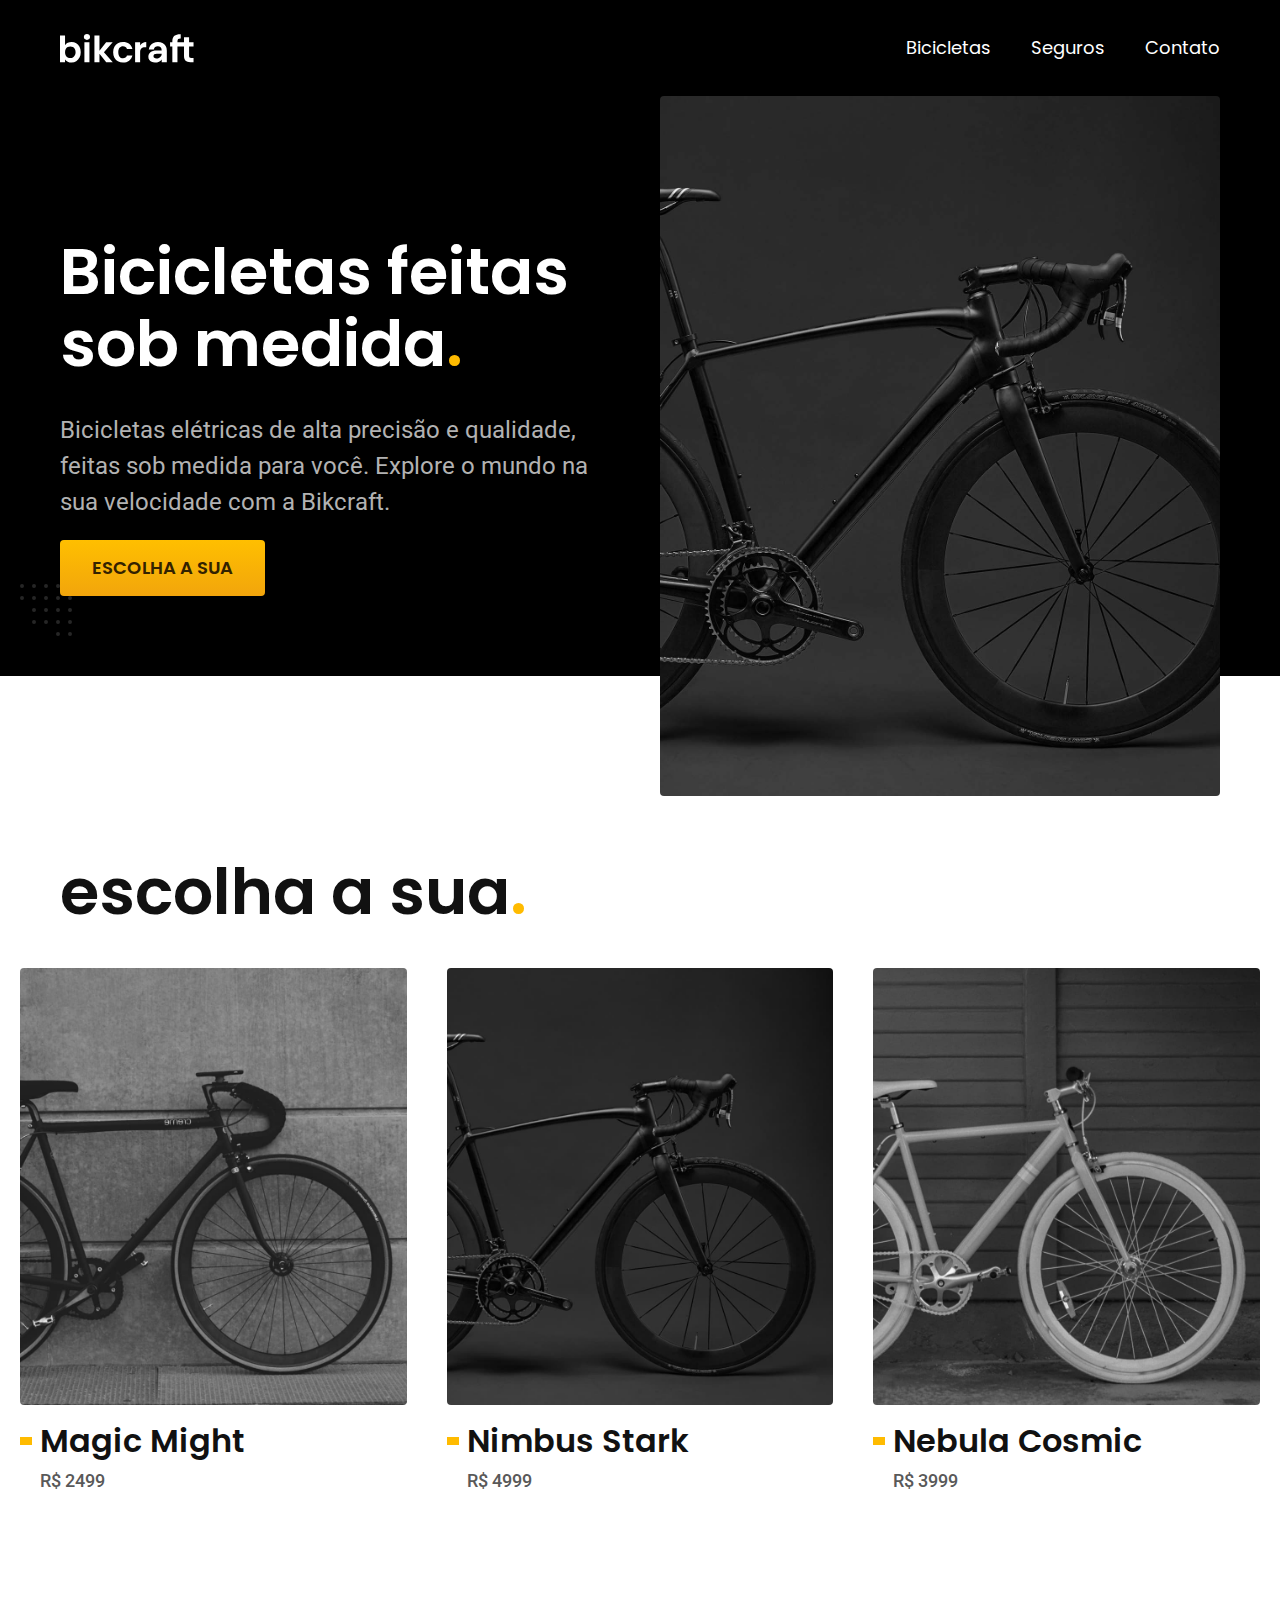
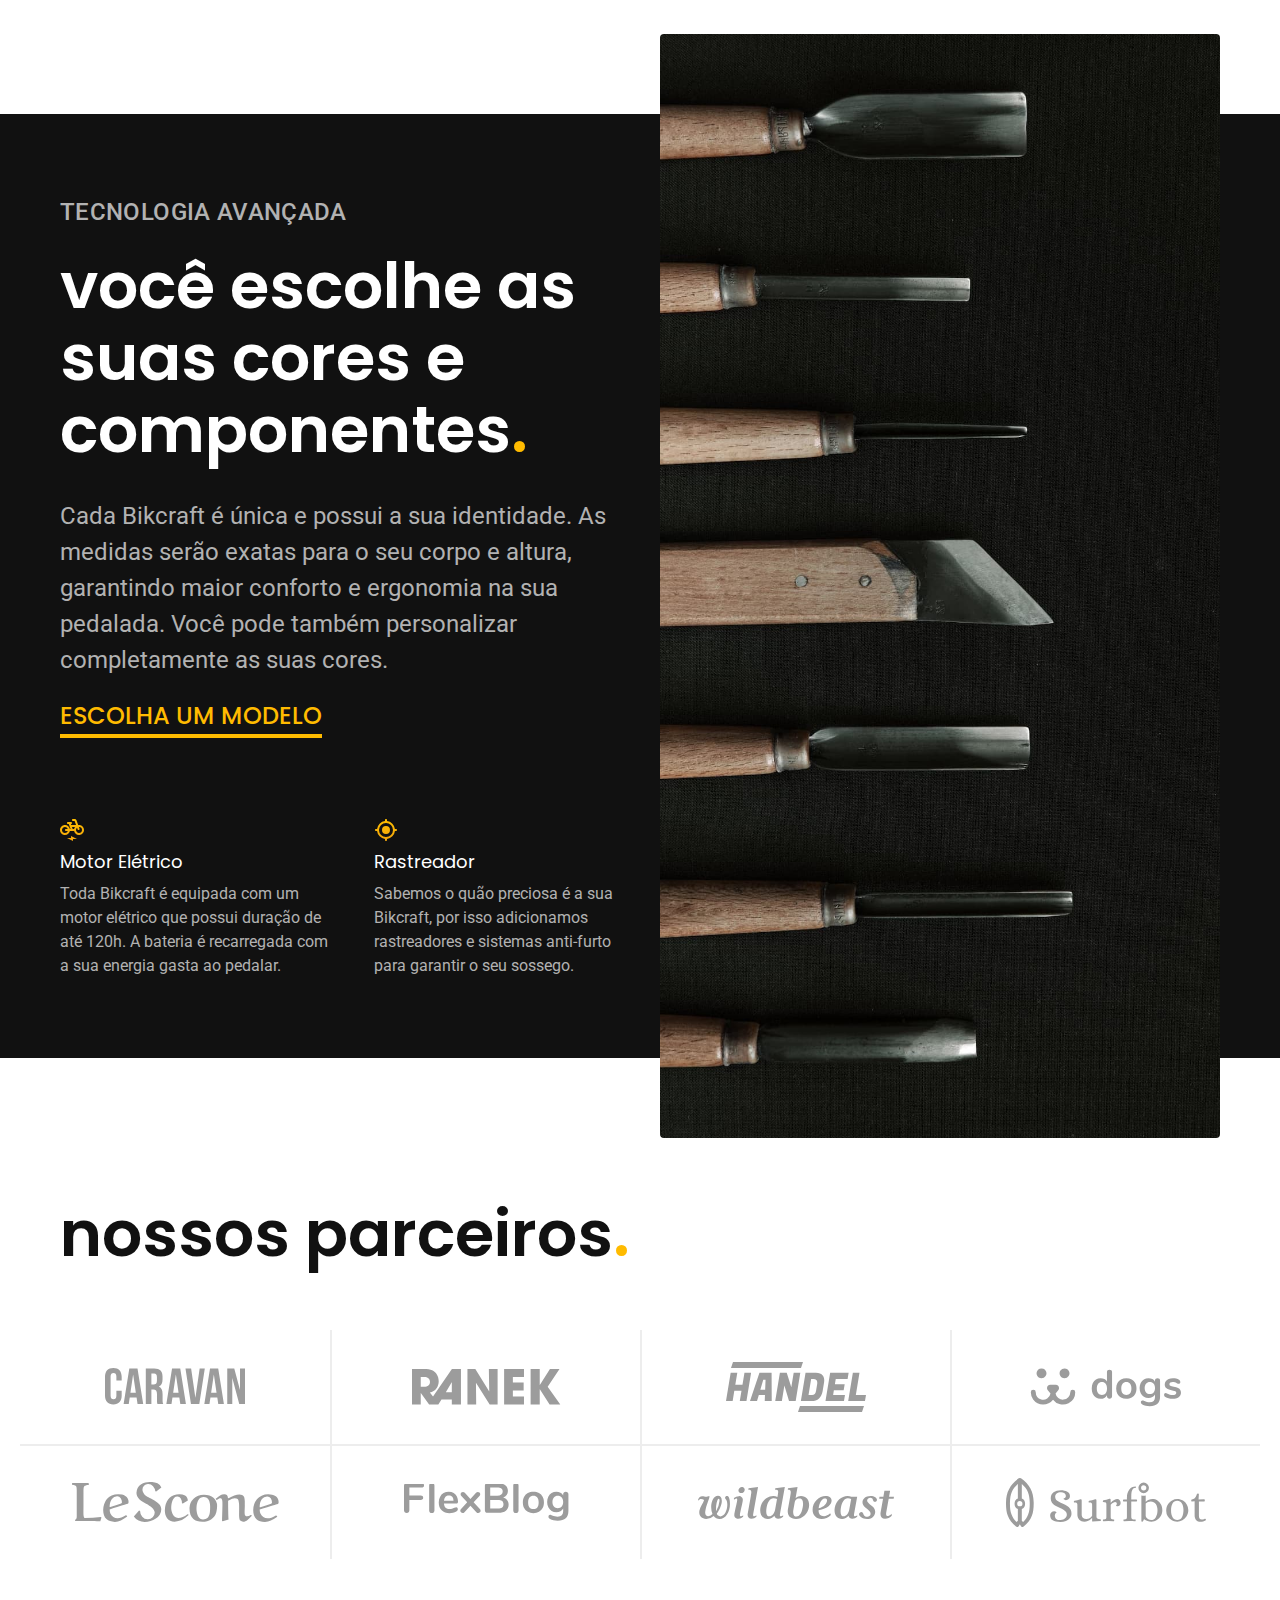
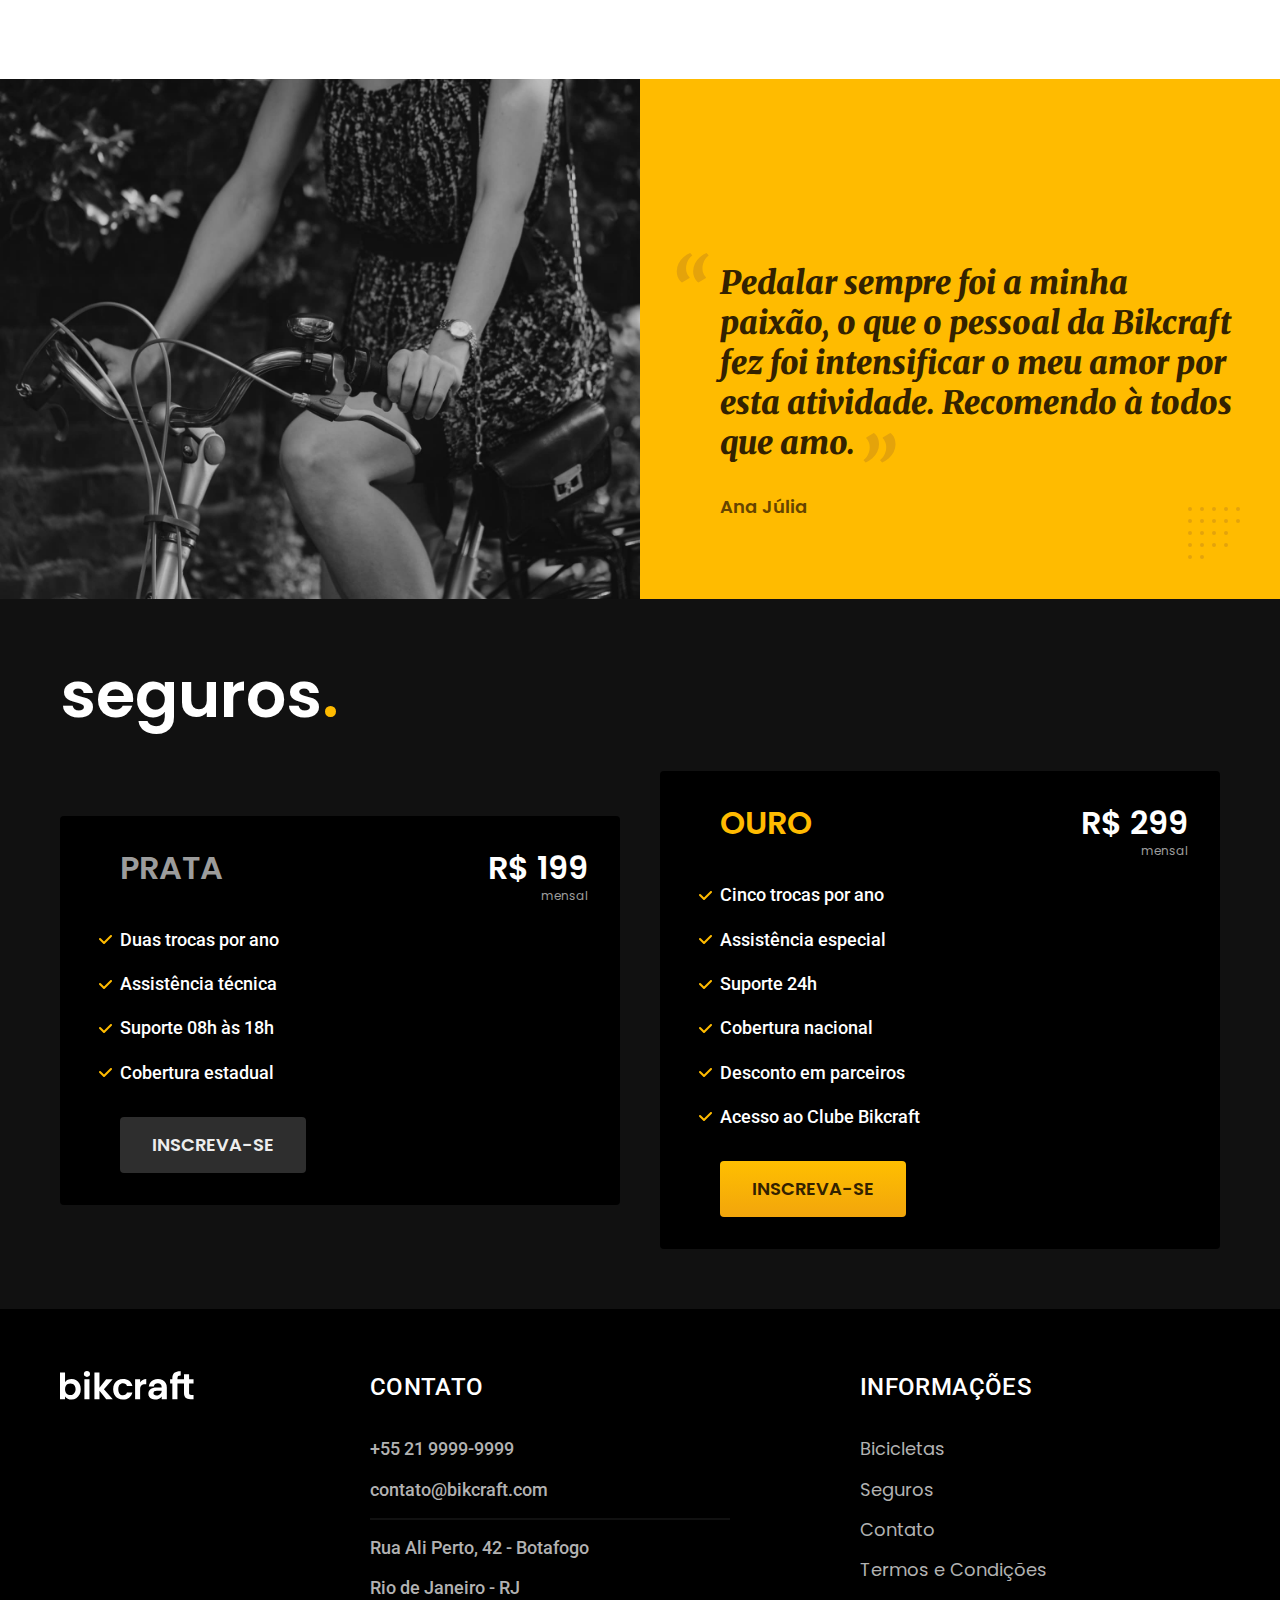
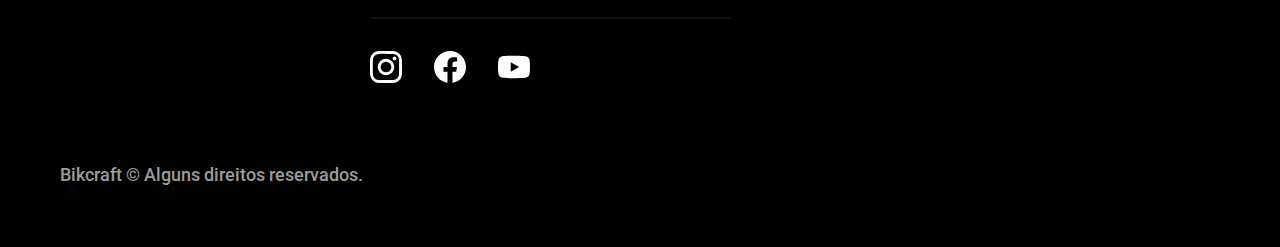
<file: index.html>
<!DOCTYPE html>
<html lang="pt-br">

<head>
  <meta charset="UTF-8">
  <meta name="viewport" content="width=device-width, initial-scale=1.0">

  <title>Bikcraft - Bicicletas Elétricas</title>
  <meta name="description" content="Bicicletas elétricas de alta precisão e qualidade, feitas sob medida para o cliente. Explore o mundo na sua velocidade com a Bikcraft.">

  <link rel="preload" href="css/style.min.css" as="style">
  <link rel="stylesheet" href="css/style.min.css">
  <link rel="shortcut icon" href="img/icones/eletrica.svg" type="image/svg+xml" sizes="32x32">

  <script>document.documentElement.classList.add('js')</script>

  <link rel="preconnect" href="https://fonts.googleapis.com">
  <link rel="preconnect" href="https://fonts.gstatic.com" crossorigin>
  <link href="https://fonts.googleapis.com/css2?family=Merriweather:ital,wght@1,900&family=Poppins:wght@400;600&family=Roboto:wght@400;500&display=swap" rel="stylesheet">
</head>

<body>
  <header class="header-bg">
    <div class="header container">
      <a href="./">
        <img src="./img/bikcraft.svg" width="136" height="32" alt="Bikcraft">
      </a>

      <nav aria-label="primaria">
        <ul class="header-menu font-1-m cor-0">
          <li><a href="./bicicletas.html">Bicicletas</a></li>
          <li><a href="./seguros.html">Seguros</a></li>
          <li><a href="./contato.html">Contato</a></li>
        </ul>
      </nav>
    </div>
  </header>

  <main class="introducao-bg">
    <div class="introducao container">
      <div class="introducao-conteudo">
        <h1 class="font-1-xxl cor-0 fadeInDown" data-anime="200">Bicicletas feitas sob medida<span class="cor-p1">.</span></h1>
        <p class="font-2-l cor-5 fadeInDown" data-anime="400">Bicicletas elétricas de alta precisão e qualidade, feitas sob medida para você. Explore o mundo na sua velocidade com a Bikcraft.</p>
        <a class="botao fadeInDown" data-anime="600" href="./bicicletas.html">Escolha a sua</a>
      </div>
      <picture class="fadeInDown" data-anime="800">
        <source media="(max-width: 800px)" srcset="./img/bicicletas/nimbus.jpg">
        <img src="./img/fotos/introducao.jpg" width="1280" height="1600" alt="Bicicleta elétrica preta.">
      </picture>
    </div>
  </main>

  <article class="bicicletas-lista">
    <h2 class="container font-1-xxl">escolha a sua<span class="cor-p1">.</span></h2>

    <ul>
      <li>
        <a href="./bicicletas/magic.html">
          <img src="./img/bicicletas/magic-home.jpg" alt="Bicicleta preta" width="920" height="1040">
          <h3 class="font-1-xl">Magic Might</h3>
          <span class="font-2-m cor-8">R$ 2499</span>
        </a>
      </li>
      <li>
        <a href="./bicicletas/nimbus.html">
          <img src="./img/bicicletas/nimbus-home.jpg" alt="Bicicleta preta" width="920" height="1040">
          <h3 class="font-1-xl">Nimbus Stark</h3>
          <span class="font-2-m cor-8">R$ 4999</span>
        </a>
      </li>
      <li>
        <a href="./bicicletas/nebula.html">
          <img src="./img/bicicletas/nebula-home.jpg" alt="Bicicleta preta" width="920" height="1040">
          <h3 class="font-1-xl">Nebula Cosmic</h3>
          <span class="font-2-m cor-8">R$ 3999</span>
        </a>
      </li>
    </ul>
  </article>

  <article class="tecnologia-bg">
    <div class="tecnologia container">
      <div class="tecnologia-conteudo">
        <span class="font-2-l-b cor-5">Tecnologia Avançada</span>
        <h2 class="font-1-xxl cor-0">você escolhe as suas cores e componentes<span class="cor-p1">.</span></h2>
        <p class="font-2-l cor-5">Cada Bikcraft é única e possui a sua identidade. As medidas serão exatas para o seu corpo e altura, garantindo maior conforto e ergonomia na sua pedalada. Você pode também personalizar completamente as suas cores.</p>
        <a class="link" href="./bicicletas.html">Escolha um modelo</a>
        <div class="tecnologia-vantagens">
          <div>
            <img src="./img/icones/eletrica.svg" width="24" height="24" alt="">
            <h3 class="font-1-m cor-0">Motor Elétrico</h3>
            <p class="font-2-s cor-5">Toda Bikcraft é equipada com um motor elétrico que possui duração de até 120h. A bateria é recarregada com a sua energia gasta ao pedalar.</p>
          </div>
          <div>
            <img src="./img/icones/rastreador.svg" width="24" height="24" alt="">
            <h3 class="font-1-m cor-0">Rastreador</h3>
            <p class="font-2-s cor-5">Sabemos o quão preciosa é a sua Bikcraft, por isso adicionamos rastreadores e sistemas anti-furto para garantir o seu sossego.</p>
          </div>
        </div>
      </div>
      <div class="tecnologia-imagem">
        <img src="./img/fotos/tecnologia.jpg" width="1200" height="1920" alt="">
      </div>
    </div>
  </article>

  <section class="parceiros" aria-label="Nossos Parceiros">
    <h2 class="container font-1-xxl">nossos parceiros<span class="cor-p1">.</span></h2>

    <ul>
      <li><img src="./img/parceiros/caravan.svg" alt="Caravan" width="140" height="38"></li>
      <li><img src="./img/parceiros/ranek.svg" alt="Ranek" width="149" height="36"></li>
      <li><img src="./img/parceiros/handel.svg" alt="Handel" width="140" height="50"></li>
      <li><img src="./img/parceiros/dogs.svg" alt="Dogs" width="152" height="39"></li>
      <li><img src="./img/parceiros/lescone.svg" alt="LeScone" width="208" height="41"></li>
      <li><img src="./img/parceiros/flexblog.svg" alt="FlexBlog" width="165" height="38"></li>
      <li><img src="./img/parceiros/wildbeast.svg" alt="Wildbeast" width="196" height="34"></li>
      <li><img src="./img/parceiros/surfbot.svg" alt="Surfbot" width="200" height="49"></li>
    </ul>
  </section>

  <section class="depoimento" aria-label="Depoimento">
    <div>
      <img src="./img/fotos/depoimento.jpg" width="1560" height="1360" alt="Pessoa pedalando uma bicicleta Bikcraft">
    </div>
    <div class="depoimento-conteudo">
      <blockquote class="font-1-xl cor-p5">
        <p>Pedalar sempre foi a minha paixão, o que o pessoal da Bikcraft fez foi intensificar o meu amor por esta atividade. Recomendo à todos que amo.</p>
      </blockquote>
      <span class="font-1-m-b cor-p4">Ana Júlia</span>
    </div>
  </section>

  <article class="seguros-bg">
    <div class="seguros container">
      <h2 class="font-1-xxl cor-0">seguros<span class="cor-p1">.</span></h2>
      <div class="seguros-item">
        <h3 class="font-1-xl cor-6">PRATA</h3>
        <span class="font-1-xl cor-0">R$ 199 <span class="font-1-xs cor-6">mensal</span></span>
        <ul class="font-2-m cor-0">
          <li>Duas trocas por ano</li>
          <li>Assistência técnica</li>
          <li>Suporte 08h às 18h</li>
          <li>Cobertura estadual</li>
        </ul>
        <a class="botao secundario" href="./orcamento.html?tipo=seguro&produto=prata">Inscreva-se</a>
      </div>

      <div class="seguros-item">
        <h3 class="font-1-xl cor-p1">OURO</h3>
        <span class="font-1-xl cor-0">R$ 299 <span class="font-1-xs cor-6">mensal</span></span>
        <ul class="font-2-m cor-0">
          <li>Cinco trocas por ano</li>
          <li>Assistência especial</li>
          <li>Suporte 24h</li>
          <li>Cobertura nacional</li>
          <li>Desconto em parceiros</li>
          <li>Acesso ao Clube Bikcraft</li>
        </ul>
        <a class="botao" href="./orcamento.html?tipo=seguro&produto=ouro">Inscreva-se</a>
      </div>
    </div>
  </article>

  <footer class="footer-bg">
    <div class="footer container">
      <img src="./img/bikcraft.svg" width="136" height="32" alt="Bikcraft">
      <div class="footer-contato">
        <h3 class="font-2-l-b cor-0">Contato</h3>
        <ul class="font-2-m cor-5">
          <li><a href="tel:+552199999999">+55 21 9999-9999</a></li>
          <li><a href="mailto:contato@bikcraft.com">contato@bikcraft.com</a></li>
          <li>Rua Ali Perto, 42 - Botafogo</li>
          <li>Rio de Janeiro - RJ</li>
        </ul>
        <div class="footer-redes">
          <a href="./">
            <img src="./img/redes/instagram.svg" width="32" height="32" alt="Instagram">
          </a>
          <a href="./">
            <img src="./img/redes/facebook.svg" width="32" height="32" alt="Facebook">
          </a>
          <a href="./">
            <img src="./img/redes/youtube.svg" width="32" height="32" alt="Youtube">
          </a>
        </div>
      </div>
      <div class="footer-informacoes">
        <h3 class="font-2-l-b cor-0">Informações</h3>
        <nav>
          <ul class="font-1-m cor-5">
            <li><a href="./bicicletas.html">Bicicletas</a></li>
            <li><a href="./seguros.html">Seguros</a></li>
            <li><a href="./contato.html">Contato</a></li>
            <li><a href="./termos.html">Termos e Condições</a></li>
          </ul>
        </nav>
      </div>
      <p class="footer-copy font-2-m cor-6">Bikcraft © Alguns direitos reservados.</p>
    </div>
  </footer>
  <script src="js/plugins/simple-anime.js"></script>
  <script src="js/script.js"></script>
</body>
</html>
</file>
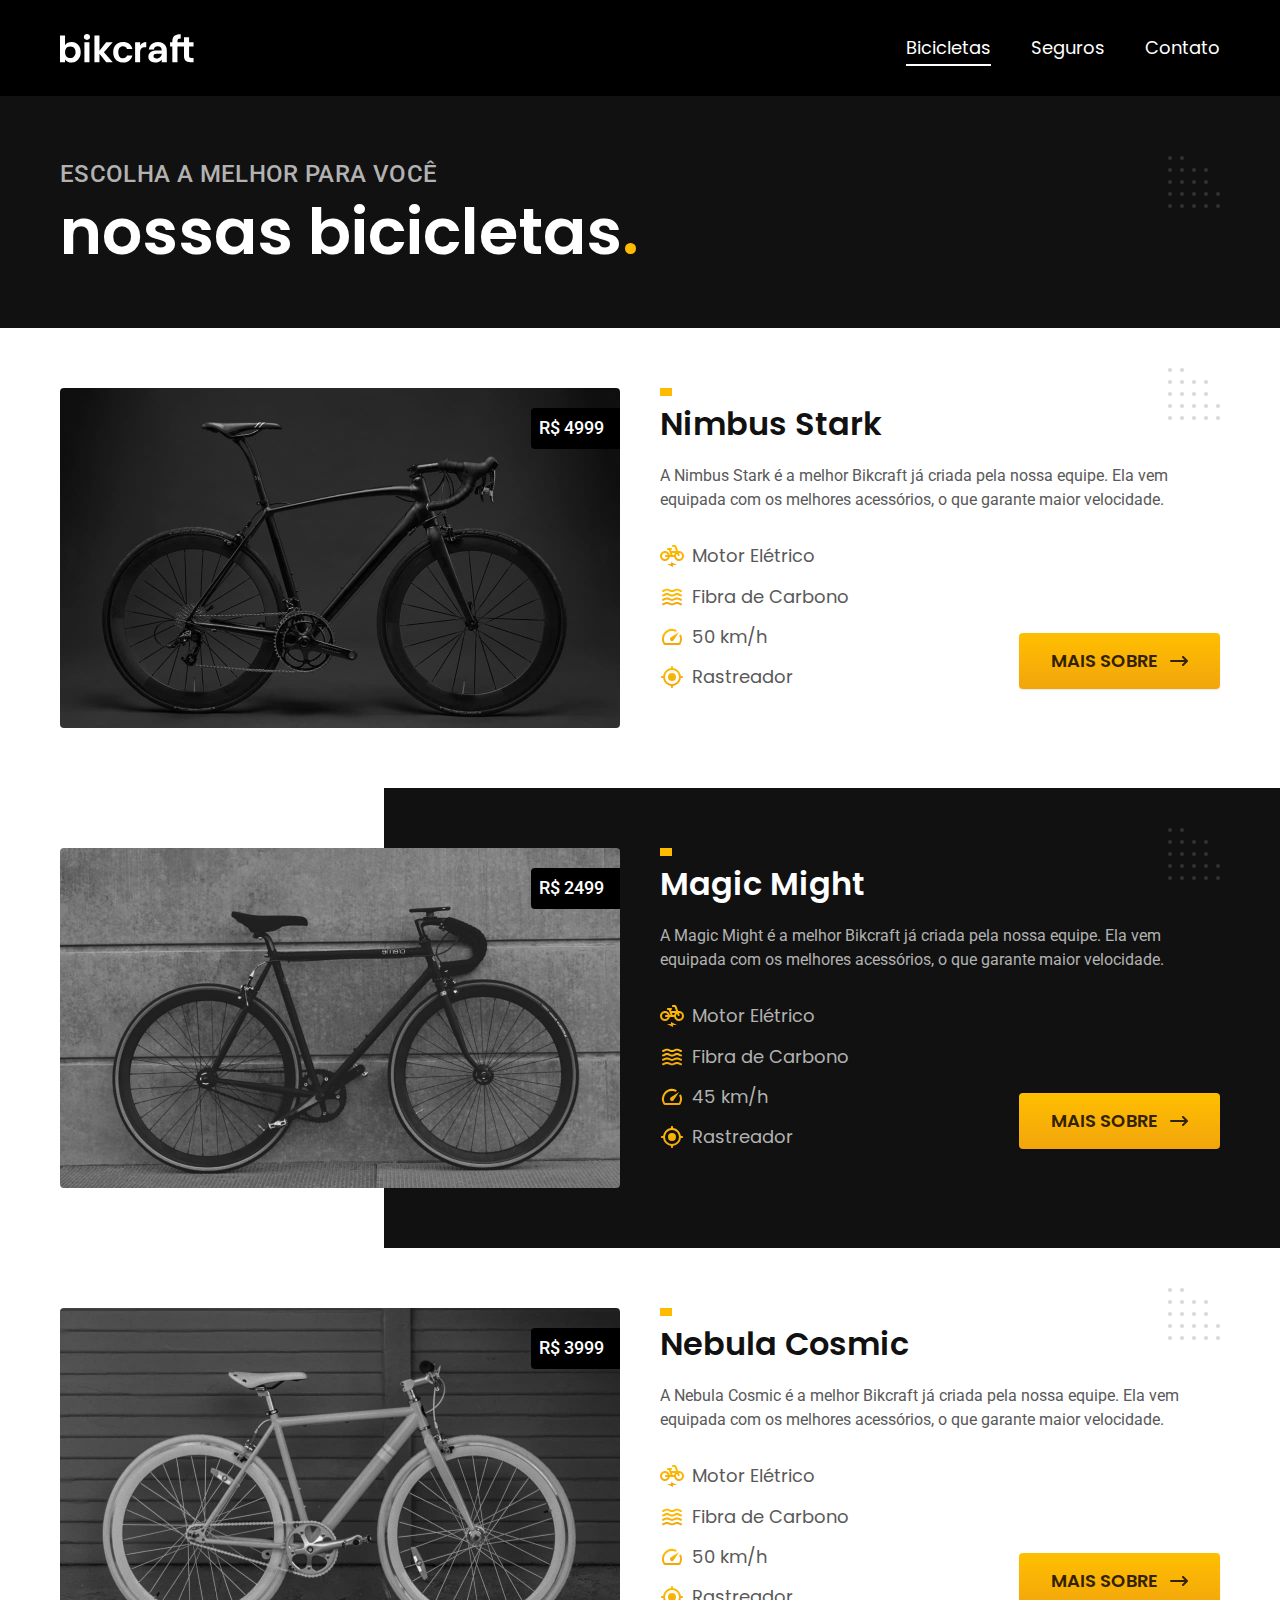
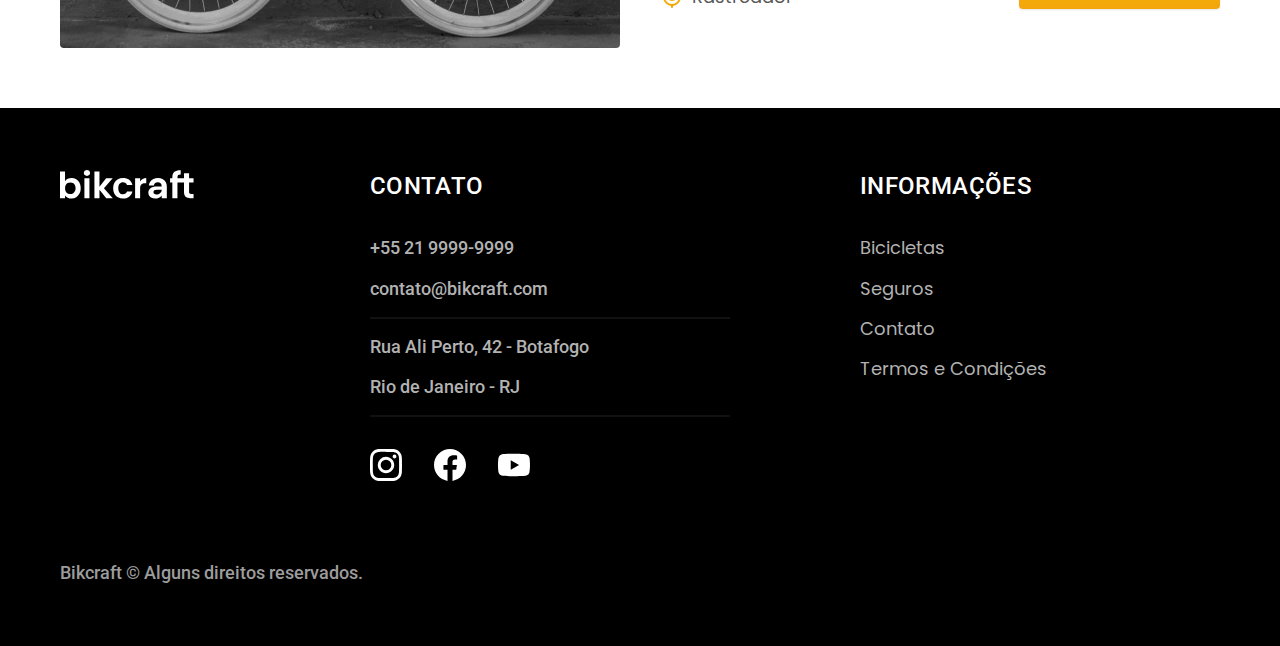
<file: bicicletas.html>
<!DOCTYPE html>
<html lang="pt-br">

<head>
  <meta charset="UTF-8">
  <meta name="viewport" content="width=device-width, initial-scale=1.0">

  <title>Bicicletas | Bikcraft</title>
  <meta name="description" content="Bicicletas">

  <link rel="preload" href="css/style.min.css" as="style">
  <link rel="stylesheet" href="css/style.min.css">
  <link rel="shortcut icon" href="img/icones/eletrica.svg" type="image/svg+xml" sizes="32x32">
  <script>document.documentElement.classList.add('js')</script>
  <link rel="preconnect" href="https://fonts.googleapis.com">
  <link rel="preconnect" href="https://fonts.gstatic.com" crossorigin>
  <link href="https://fonts.googleapis.com/css2?family=Merriweather:ital,wght@1,900&family=Poppins:wght@400;600&family=Roboto:wght@400;500&display=swap" rel="stylesheet">
</head>

<body id="bicicletas">
  <header class="header-bg">
    <div class="header container">
      <a href="./">
        <img src="./img/bikcraft.svg" alt="Bikcraft">
      </a>

      <nav aria-label="primaria">
        <ul class="header-menu font-1-m cor-0">
          <li><a href="./bicicletas.html">Bicicletas</a></li>
          <li><a href="./seguros.html">Seguros</a></li>
          <li><a href="./contato.html">Contato</a></li>
        </ul>
      </nav>
    </div>
  </header>

  <main>
    <div class="titulo-bg">
      <div class="titulo container">
        <p class="font-2-l-b cor-5">Escolha a melhor para você</p>
        <h1 class="font-1-xxl cor-0">nossas bicicletas<span class="cor-p1">.</span></h1>
      </div>
    </div>

    <div class="bicicletas container">
      <div class="bicicletas-imagem">
        <img src="./img/bicicletas/nimbus.jpg" alt="Bicicleta preta">
        <span class="font-2-m cor-0">R$ 4999</span>
      </div>
      <div class="bicicletas-conteudo">
        <h2 class="font-1-xl">Nimbus Stark</h2>
        <p class="font-2-s cor-8">A Nimbus Stark é a melhor Bikcraft já criada pela nossa equipe. Ela vem equipada com os melhores acessórios, o que garante maior velocidade.</p>
        <ul class="font-1-m cor-8">
          <li>
            <img src="./img/icones/eletrica.svg" alt="">
            Motor Elétrico
          </li>
          <li>
            <img src="./img/icones/carbono.svg" alt="">
            Fibra de Carbono
          </li>
          <li>
            <img src="./img/icones/velocidade.svg" alt="">
            50 km/h
          </li>
          <li>
            <img src="./img/icones/rastreador.svg" alt="">
            Rastreador
          </li>
        </ul>
        <a class="botao seta" href="./bicicletas/nimbus.html">Mais Sobre</a>
      </div>
    </div>

    <div class="bicicletas-bg">
      <div class="bicicletas container">
        <div class="bicicletas-imagem">
          <img src="./img/bicicletas/magic.jpg" alt="Bicicleta preta">
          <span class="font-2-m cor-0">R$ 2499</span>
        </div>
        <div class="bicicletas-conteudo">
          <h2 class="font-1-xl cor-0">Magic Might</h2>
          <p class="font-2-s cor-5">A Magic Might é a melhor Bikcraft já criada pela nossa equipe. Ela vem equipada com os melhores acessórios, o que garante maior velocidade.</p>
          <ul class="font-1-m cor-5">
            <li>
              <img src="./img/icones/eletrica.svg" alt="">
              Motor Elétrico
            </li>
            <li>
              <img src="./img/icones/carbono.svg" alt="">
              Fibra de Carbono
            </li>
            <li>
              <img src="./img/icones/velocidade.svg" alt="">
              45 km/h
            </li>
            <li>
              <img src="./img/icones/rastreador.svg" alt="">
              Rastreador
            </li>
          </ul>
          <a class="botao seta" href="./bicicletas/magic.html">Mais Sobre</a>
        </div>
      </div>
    </div>

    <div class="bicicletas container">
      <div class="bicicletas-imagem">
        <img src="./img/bicicletas/nebula.jpg" alt="Bicicleta preta">
        <span class="font-2-m cor-0">R$ 3999</span>
      </div>
      <div class="bicicletas-conteudo">
        <h2 class="font-1-xl">Nebula Cosmic</h2>
        <p class="font-2-s cor-8">A Nebula Cosmic é a melhor Bikcraft já criada pela nossa equipe. Ela vem equipada com os melhores acessórios, o que garante maior velocidade.</p>
        <ul class="font-1-m cor-8">
          <li>
            <img src="./img/icones/eletrica.svg" alt="">
            Motor Elétrico
          </li>
          <li>
            <img src="./img/icones/carbono.svg" alt="">
            Fibra de Carbono
          </li>
          <li>
            <img src="./img/icones/velocidade.svg" alt="">
            50 km/h
          </li>
          <li>
            <img src="./img/icones/rastreador.svg" alt="">
            Rastreador
          </li>
        </ul>
        <a class="botao seta" href="./bicicletas/nebula.html">Mais Sobre</a>
      </div>
    </div>

  </main>

  <footer class="footer-bg">
    <div class="footer container">
      <img src="./img/bikcraft.svg" alt="Bikcraft">
      <div class="footer-contato">
        <h3 class="font-2-l-b cor-0">Contato</h3>
        <ul class="font-2-m cor-5">
          <li><a href="tel:+552199999999">+55 21 9999-9999</a></li>
          <li><a href="mailto:contato@bikcraft.com">contato@bikcraft.com</a></li>
          <li>Rua Ali Perto, 42 - Botafogo</li>
          <li>Rio de Janeiro - RJ</li>
        </ul>
        <div class="footer-redes">
          <a href="./">
            <img src="./img/redes/instagram.svg" alt="Instagram">
          </a>
          <a href="./">
            <img src="./img/redes/facebook.svg" alt="Facebook">
          </a>
          <a href="./">
            <img src="./img/redes/youtube.svg" alt="Youtube">
          </a>
        </div>
      </div>
      <div class="footer-informacoes">
        <h3 class="font-2-l-b cor-0">Informações</h3>
        <nav>
          <ul class="font-1-m cor-5">
            <li><a href="./bicicletas.html">Bicicletas</a></li>
            <li><a href="./seguros.html">Seguros</a></li>
            <li><a href="./contato.html">Contato</a></li>
            <li><a href="./termos.html">Termos e Condições</a></li>
          </ul>
        </nav>
      </div>
      <p class="footer-copy font-2-m cor-6">Bikcraft © Alguns direitos reservados.</p>
    </div>
  </footer>
  <script src="js/script.js"></script>
</body>

</html>
</file>
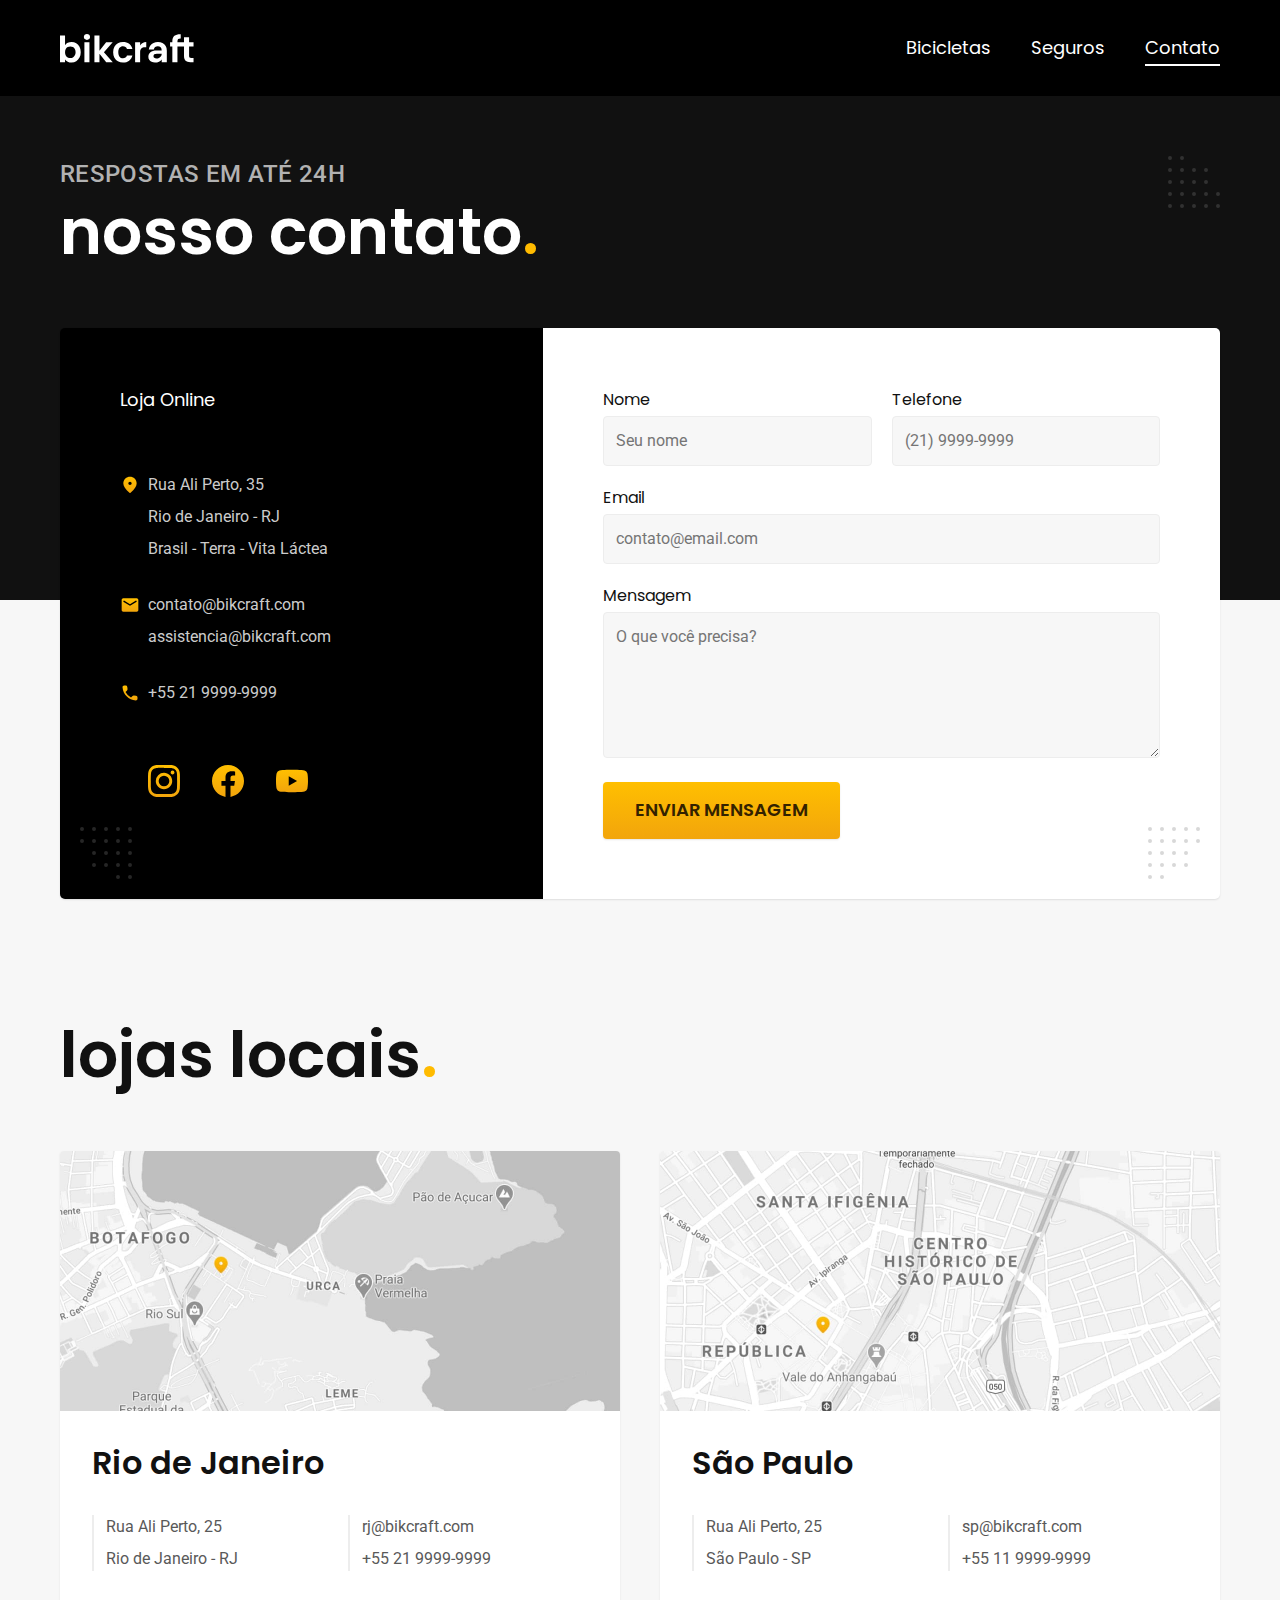
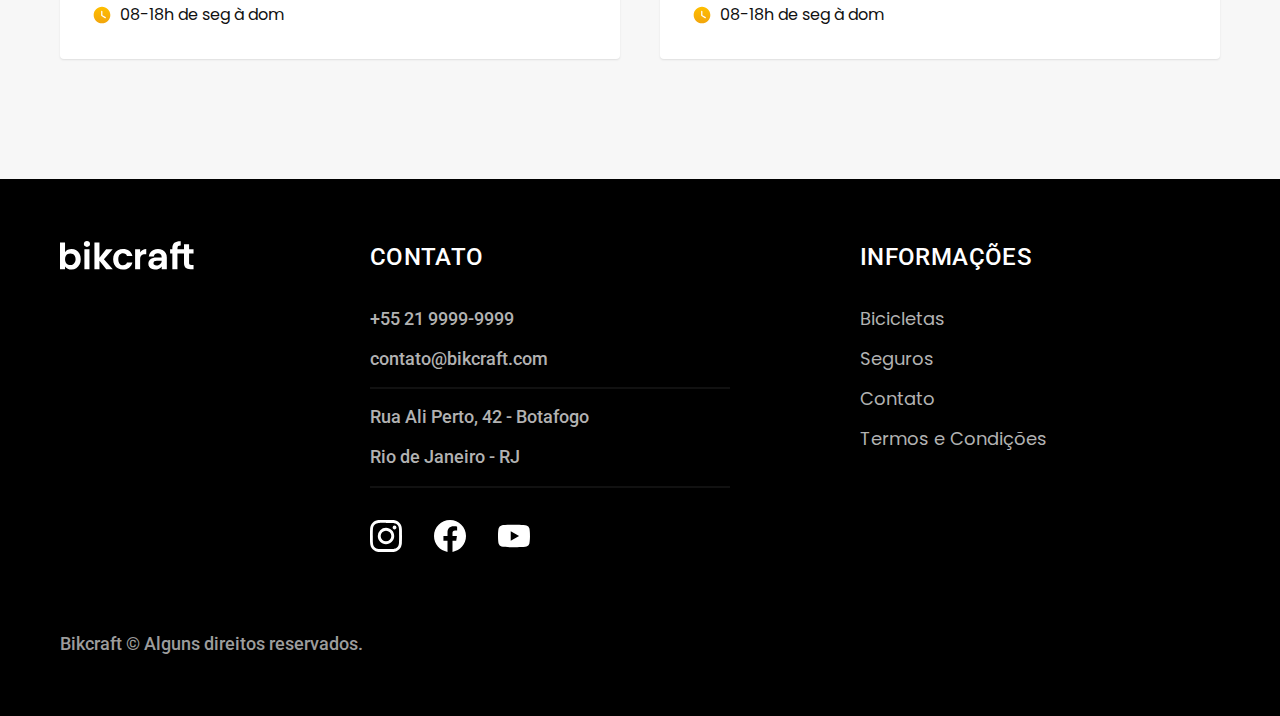
<file: contato.html>
<!DOCTYPE html>
<html lang="pt-br">

<head>
  <meta charset="UTF-8">
  <meta name="viewport" content="width=device-width, initial-scale=1.0">

  <title>Contato | Bikcraft</title>
  <meta name="description" content="Contato.">

  <link rel="preload" href="css/style.min.css" as="style">
  <link rel="stylesheet" href="css/style.min.css">  
  <link rel="shortcut icon" href="img/icones/eletrica.svg" type="image/svg+xml" sizes="32x32">
  <script>document.documentElement.classList.add('js')</script>
  <link rel="preconnect" href="https://fonts.googleapis.com">
  <link rel="preconnect" href="https://fonts.gstatic.com" crossorigin>
  <link href="https://fonts.googleapis.com/css2?family=Merriweather:ital,wght@1,900&family=Poppins:wght@400;600&family=Roboto:wght@400;500&display=swap" rel="stylesheet">
</head>

<body id="contato">
  <header class="header-bg">
    <div class="header container">
      <a href="./">
        <img src="./img/bikcraft.svg" alt="Bikcraft">
      </a>

      <nav aria-label="primaria">
        <ul class="header-menu font-1-m cor-0">
          <li><a href="./bicicletas.html">Bicicletas</a></li>
          <li><a href="./seguros.html">Seguros</a></li>
          <li><a href="./contato.html">Contato</a></li>
        </ul>
      </nav>
    </div>
  </header>

  <main>
    <div class="titulo-bg">
      <div class="titulo container">
        <p class="font-2-l-b cor-5">Respostas em até 24h</p>
        <h1 class="font-1-xxl cor-0">nosso contato<span class="cor-p1">.</span></h1>
      </div>
    </div>

    <div class="contato container">
      <section class="contato-dados" aria-label="Endereço">
        <h2 class="font-1-m cor-0">Loja Online</h2>
        <div class="contato-endereco font-2-s cor-4">
          <p>Rua Ali Perto, 35</p>
          <p>Rio de Janeiro - RJ</p>
          <p>Brasil - Terra - Vita Láctea</p>
        </div>
        <address class="contato-meios font-2-s cor-4">
          <a href="mailto:contato@bikcraft.com">contato@bikcraft.com</a>
          <a href="mailto:assistencia@bikcraft.com">assistencia@bikcraft.com</a>
          <a href="tel:+552199999999">+55 21 9999-9999</a>
        </address>
        <div class="contato-redes">
          <a href="./">
            <img src="./img/redes/instagram-p.svg" alt="Instagram">
          </a>
          <a href="./">
            <img src="./img/redes/facebook-p.svg" alt="Facebook">
          </a>
          <a href="./">
            <img src="./img/redes/youtube-p.svg" alt="Youtube">
          </a>
        </div>
      </section>
      <section class="contato-formulario" aria-label="Formulário">
        <form class="form" action="enviar.php" method="post">
          <div>
            <label for="nome">Nome</label>
            <input type="text" id="nome" name="nome" placeholder="Seu nome">
          </div>
          <div>
            <label for="telefone">Telefone</label>
            <input type="text" id="telefone" name="telefone" placeholder="(21) 9999-9999">
          </div>
          <div class="col-2">
            <label for="email">Email</label>
            <input type="email" id="email" name="email" placeholder="contato@email.com" required>
          </div>
          <div class="col-2">
            <label for="mensagem">Mensagem</label>
            <textarea rows="5" id="mensagem" name="mensagem" placeholder="O que você precisa?"></textarea>
          </div>
          <button class="botao col-2">Enviar Mensagem</button>
        </form>
      </section>
    </div>
  </main>

  <article class="lojas container">
    <h2 class="font-1-xxl">lojas locais<span class="cor-p1">.</span></h2>
    <div class="lojas-item">
      <img src="./img/lojas/rj.jpg" alt="mapa marcando o endereço em Rua Ali Perto, 25 - Rio de Janeiro - RJ">
      <div class="lojas-conteudo">
        <h3 class="font-1-xl">Rio de Janeiro</h3>
        <div class="lojas-dados font-2-s cor-8">
          <p>Rua Ali Perto, 25</p>
          <p>Rio de Janeiro - RJ</p>
        </div>
        <div class="lojas-dados font-2-s cor-8">
          <a href="mailto:rj@bikcraft.com">rj@bikcraft.com</a>
          <a href="tel:+552199999999">+55 21 9999-9999</a>
        </div>
        <p class="lojas-tempo font-1-s"><img src="./img/icones/horario.svg" alt="">08-18h de seg à dom</p>
      </div>
    </div>

    <div class="lojas-item">
      <img src="./img/lojas/sp.jpg" alt="mapa marcando o endereço em Rua Ali Perto, 25 - São Paulo - SP">
      <div class="lojas-conteudo">
        <h3 class="font-1-xl">São Paulo</h3>
        <div class="lojas-dados font-2-s cor-8">
          <p>Rua Ali Perto, 25</p>
          <p>São Paulo - SP</p>
        </div>
        <div class="lojas-dados font-2-s cor-8">
          <a href="mailto:sp@bikcraft.com">sp@bikcraft.com</a>
          <a href="tel:+551199999999">+55 11 9999-9999</a>
        </div>
        <p class="lojas-tempo font-1-s"><img src="./img/icones/horario.svg" alt="">08-18h de seg à dom</p>
      </div>
    </div>
  </article>

  <footer class="footer-bg">
    <div class="footer container">
      <img src="./img/bikcraft.svg" alt="Bikcraft">
      <div class="footer-contato">
        <h3 class="font-2-l-b cor-0">Contato</h3>
        <ul class="font-2-m cor-5">
          <li><a href="tel:+552199999999">+55 21 9999-9999</a></li>
          <li><a href="mailto:contato@bikcraft.com">contato@bikcraft.com</a></li>
          <li>Rua Ali Perto, 42 - Botafogo</li>
          <li>Rio de Janeiro - RJ</li>
        </ul>
        <div class="footer-redes">
          <a href="./">
            <img src="./img/redes/instagram.svg" alt="Instagram">
          </a>
          <a href="./">
            <img src="./img/redes/facebook.svg" alt="Facebook">
          </a>
          <a href="./">
            <img src="./img/redes/youtube.svg" alt="Youtube">
          </a>
        </div>
      </div>
      <div class="footer-informacoes">
        <h3 class="font-2-l-b cor-0">Informações</h3>
        <nav>
          <ul class="font-1-m cor-5">
            <li><a href="./bicicletas.html">Bicicletas</a></li>
            <li><a href="./seguros.html">Seguros</a></li>
            <li><a href="./contato.html">Contato</a></li>
            <li><a href="./termos.html">Termos e Condições</a></li>
          </ul>
        </nav>
      </div>
      <p class="footer-copy font-2-m cor-6">Bikcraft © Alguns direitos reservados.</p>
    </div>
  </footer>
  <script src="js/script.js"></script>
  <script src="js/formulario.js"></script>
</body>

</html>
</file>
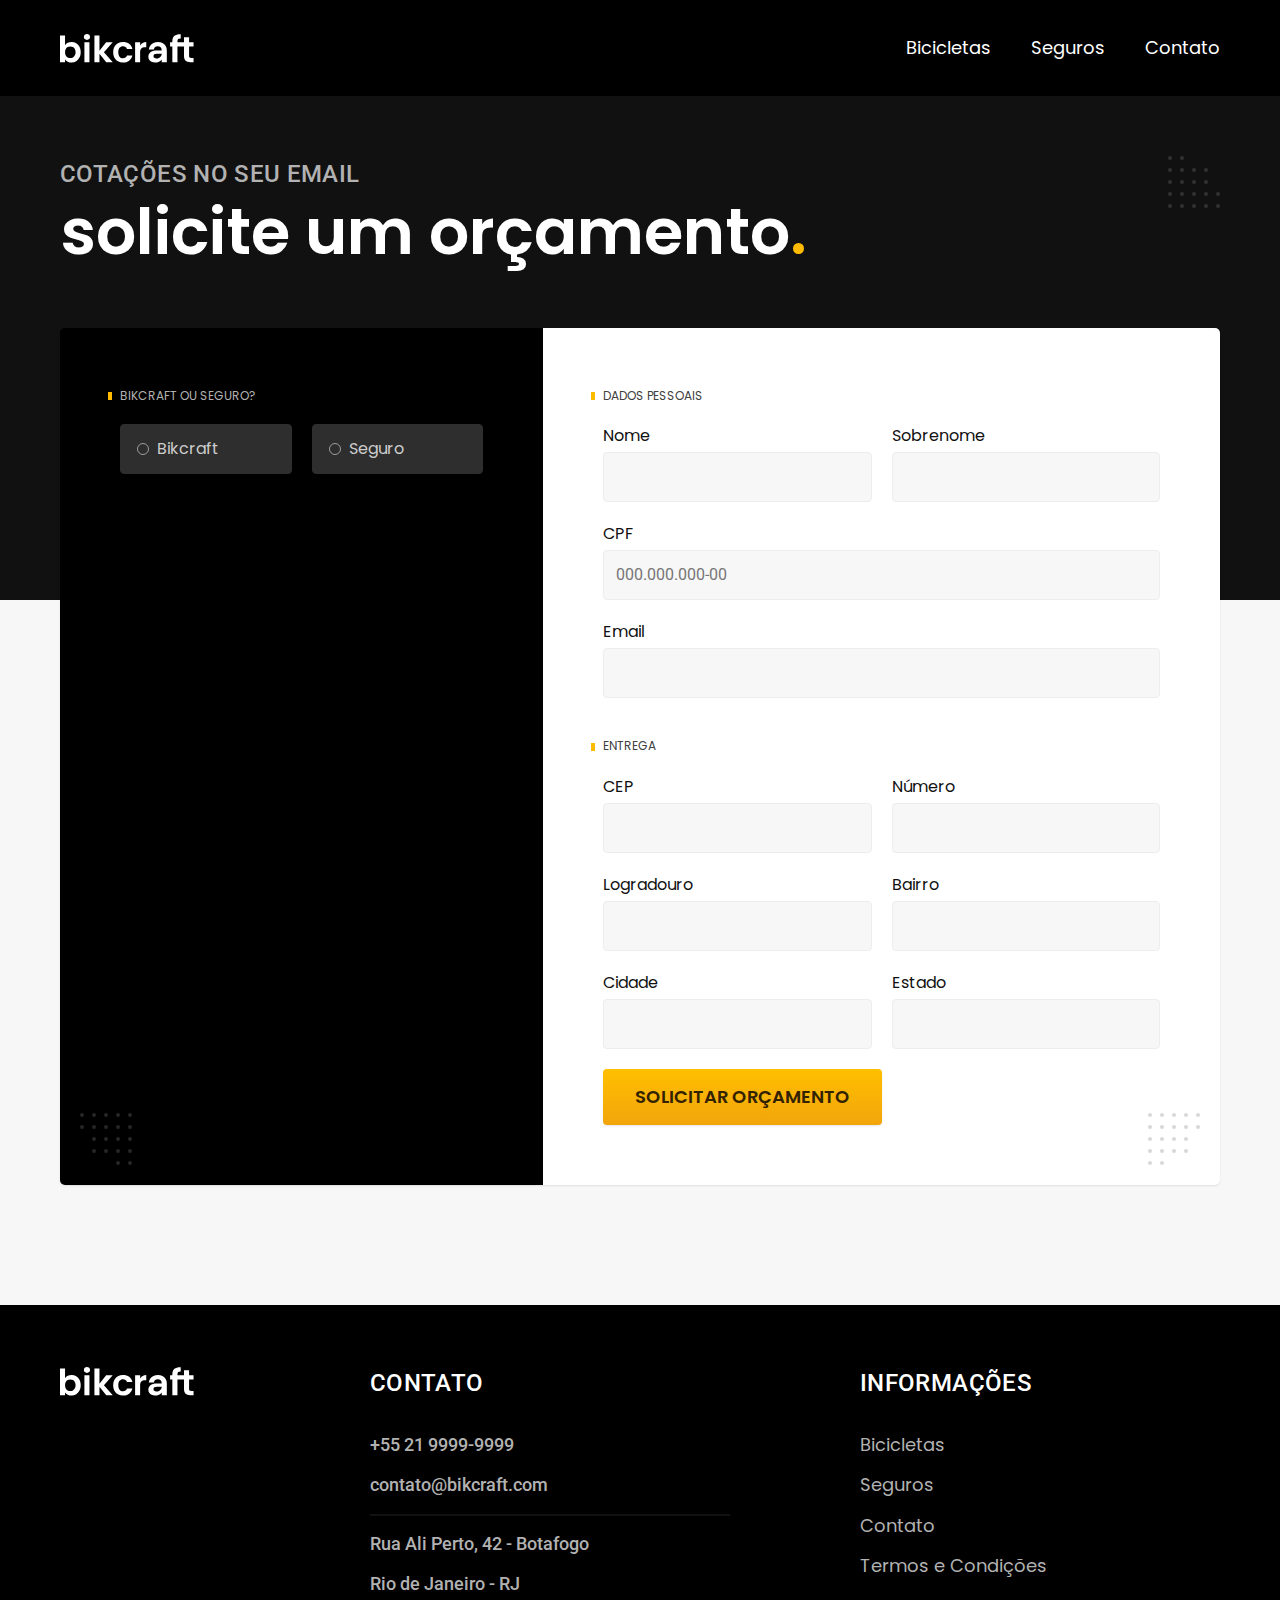
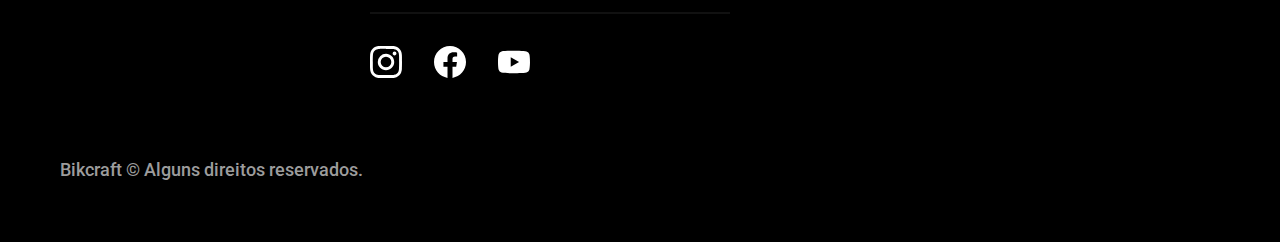
<file: orcamento.html>
<!DOCTYPE html>
<html lang="pt-br">

<head>
  <meta charset="UTF-8">
  <meta name="viewport" content="width=device-width, initial-scale=1.0">

  <title>Orçamento | Bikcraft</title>
  <meta name="description" content="Orçamento.">

  <link rel="preload" href="css/style.min.css" as="style">
  <link rel="stylesheet" href="css/style.min.css">
  <link rel="shortcut icon" href="img/icones/eletrica.svg" type="image/svg+xml" sizes="32x32">
  <script>document.documentElement.classList.add('js')</script>
  <link rel="preconnect" href="https://fonts.googleapis.com">
  <link rel="preconnect" href="https://fonts.gstatic.com" crossorigin>
  <link href="https://fonts.googleapis.com/css2?family=Merriweather:ital,wght@1,900&family=Poppins:wght@400;600&family=Roboto:wght@400;500&display=swap" rel="stylesheet">
</head>

<body id="orcamento">
  <header class="header-bg">
    <div class="header container">
      <a href="./">
        <img src="./img/bikcraft.svg" alt="Bikcraft">
      </a>

      <nav aria-label="primaria">
        <ul class="header-menu font-1-m cor-0">
          <li><a href="./bicicletas.html">Bicicletas</a></li>
          <li><a href="./seguros.html">Seguros</a></li>
          <li><a href="./contato.html">Contato</a></li>
        </ul>
      </nav>
    </div>
  </header>

  <main>
    <div class="titulo-bg">
      <div class="titulo container">
        <p class="font-2-l-b cor-5">Cotações no seu email</p>
        <h1 class="font-1-xxl cor-0">solicite um orçamento<span class="cor-p1">.</span></h1>
      </div>
    </div>

    <form class="orcamento container" action="enviar.php" method="post">
      <div class="orcamento-produto">
        <h2 class="font-1-xs cor-5">Bikcraft ou Seguro?</h2>

        <input type="radio" name="tipo" value="bikcraft" id="bikcraft">
        <label for="bikcraft">Bikcraft</label>

        <input type="radio" name="tipo" value="seguro" id="seguro">
        <label for="seguro">Seguro</label>

        <div class="orcamento-conteudo" id="orcamento-bikcraft">
          <h2 class="font-1-xs cor-5">Escolha a sua</h2>

          <input type="radio" name="produto" value="nimbus" id="nimbus">
          <label for="nimbus">Nimbus Stark <span>R$ 4999</span></label>
          <div class="orcamento-detalhes">
            <ul class="font-1-xs cor-8">
              <li><img src="./img/icones/eletrica.svg" alt=""> Motor Elétrico</li>
              <li><img src="./img/icones/carbono.svg" alt=""> Fibra de Carbono</li>
              <li><img src="./img/icones/velocidade.svg" alt=""> 50 km/h</li>
              <li><img src="./img/icones/rastreador.svg" alt=""> Rastreador</li>
            </ul>
            <img src="./img/bicicletas/nimbus.jpg" alt="Bicicleta preta">
          </div>

          <input type="radio" name="produto" value="magic" id="magic">
          <label for="magic">Magic Might <span>R$ 2499</span></label>
          <div class="orcamento-detalhes">
            <ul class="font-1-xs cor-8">
              <li><img src="./img/icones/eletrica.svg" alt=""> Motor Elétrico</li>
              <li><img src="./img/icones/carbono.svg" alt=""> Fibra de Carbono</li>
              <li><img src="./img/icones/velocidade.svg" alt=""> 45 km/h</li>
              <li><img src="./img/icones/rastreador.svg" alt=""> Rastreador</li>
            </ul>
            <img src="./img/bicicletas/magic.jpg" alt="Bicicleta preta">
          </div>

          <input type="radio" name="produto" value="nebula" id="nebula">
          <label for="nebula">Nebula Cosmic <span>R$ 3999</span></label>
          <div class="orcamento-detalhes">
            <ul class="font-1-xs cor-8">
              <li><img src="./img/icones/eletrica.svg" alt=""> Motor Elétrico</li>
              <li><img src="./img/icones/carbono.svg" alt=""> Fibra de Carbono</li>
              <li><img src="./img/icones/velocidade.svg" alt=""> 40 km/h</li>
              <li><img src="./img/icones/rastreador.svg" alt=""> Rastreador</li>
            </ul>
            <img src="./img/bicicletas/nebula.jpg" alt="Bicicleta branca">
          </div>

        </div>

        <div class="orcamento-conteudo" id="orcamento-seguro">
          <h2 class="font-1-xs cor-5">Escolha o plano</h2>

          <input type="radio" name="produto" value="prata" id="prata">
          <label for="prata">Prata <span>R$ 199</span></label>

          <input type="radio" name="produto" value="ouro" id="ouro">
          <label for="ouro">Ouro <span>R$ 299</span></label>
        </div>
      </div>
      <div class="orcamento-dados form">
        <h2 class="font-1-xs cor-9 col-2">dados pessoais</h2>
        <div>
          <label for="nome">Nome</label>
          <input type="text" id="nome" name="nome">
        </div>
        <div>
          <label for="sobrenome">Sobrenome</label>
          <input type="text" id="sobrenome" name="sobrenome">
        </div>
        <div class="col-2">
          <label for="cpf">CPF</label>
          <input type="text" id="cpf" name="cpf" placeholder="000.000.000-00">
        </div>
        <div class="col-2">
          <label for="email">Email</label>
          <input type="email" id="email" name="email" required>
        </div>
        <h2 class="font-1-xs cor-9 col-2">entrega</h2>
        <div>
          <label for="cep">CEP</label>
          <input type="text" id="cep" name="cep">
        </div>
        <div>
          <label for="numero">Número</label>
          <input type="text" id="numero" name="numero">
        </div>
        <div>
          <label for="logradouro">Logradouro</label>
          <input type="text" id="logradouro" name="logradouro">
        </div>
        <div>
          <label for="bairro">Bairro</label>
          <input type="text" id="bairro" name="bairro">
        </div>
        <div>
          <label for="cidade">Cidade</label>
          <input type="text" id="cidade" name="cidade">
        </div>
        <div>
          <label for="estado">Estado</label>
          <input type="text" id="estado" name="estado">
        </div>
        <button class="botao col-2">Solicitar Orçamento</button>
      </div>
    </form>
  </main>

  <footer class="footer-bg">
    <div class="footer container">
      <img src="./img/bikcraft.svg" alt="Bikcraft">
      <div class="footer-contato">
        <h3 class="font-2-l-b cor-0">Contato</h3>
        <ul class="font-2-m cor-5">
          <li><a href="tel:+552199999999">+55 21 9999-9999</a></li>
          <li><a href="mailto:contato@bikcraft.com">contato@bikcraft.com</a></li>
          <li>Rua Ali Perto, 42 - Botafogo</li>
          <li>Rio de Janeiro - RJ</li>
        </ul>
        <div class="footer-redes">
          <a href="./">
            <img src="./img/redes/instagram.svg" alt="Instagram">
          </a>
          <a href="./">
            <img src="./img/redes/facebook.svg" alt="Facebook">
          </a>
          <a href="./">
            <img src="./img/redes/youtube.svg" alt="Youtube">
          </a>
        </div>
      </div>
      <div class="footer-informacoes">
        <h3 class="font-2-l-b cor-0">Informações</h3>
        <nav>
          <ul class="font-1-m cor-5">
            <li><a href="./bicicletas.html">Bicicletas</a></li>
            <li><a href="./seguros.html">Seguros</a></li>
            <li><a href="./contato.html">Contato</a></li>
            <li><a href="./termos.html">Termos e Condições</a></li>
          </ul>
        </nav>
      </div>
      <p class="footer-copy font-2-m cor-6">Bikcraft © Alguns direitos reservados.</p>
    </div>
  </footer>
  <script src="js/script.js"></script> 
  <script src="js/formulario.js"></script>
</body>

</html>
</file>
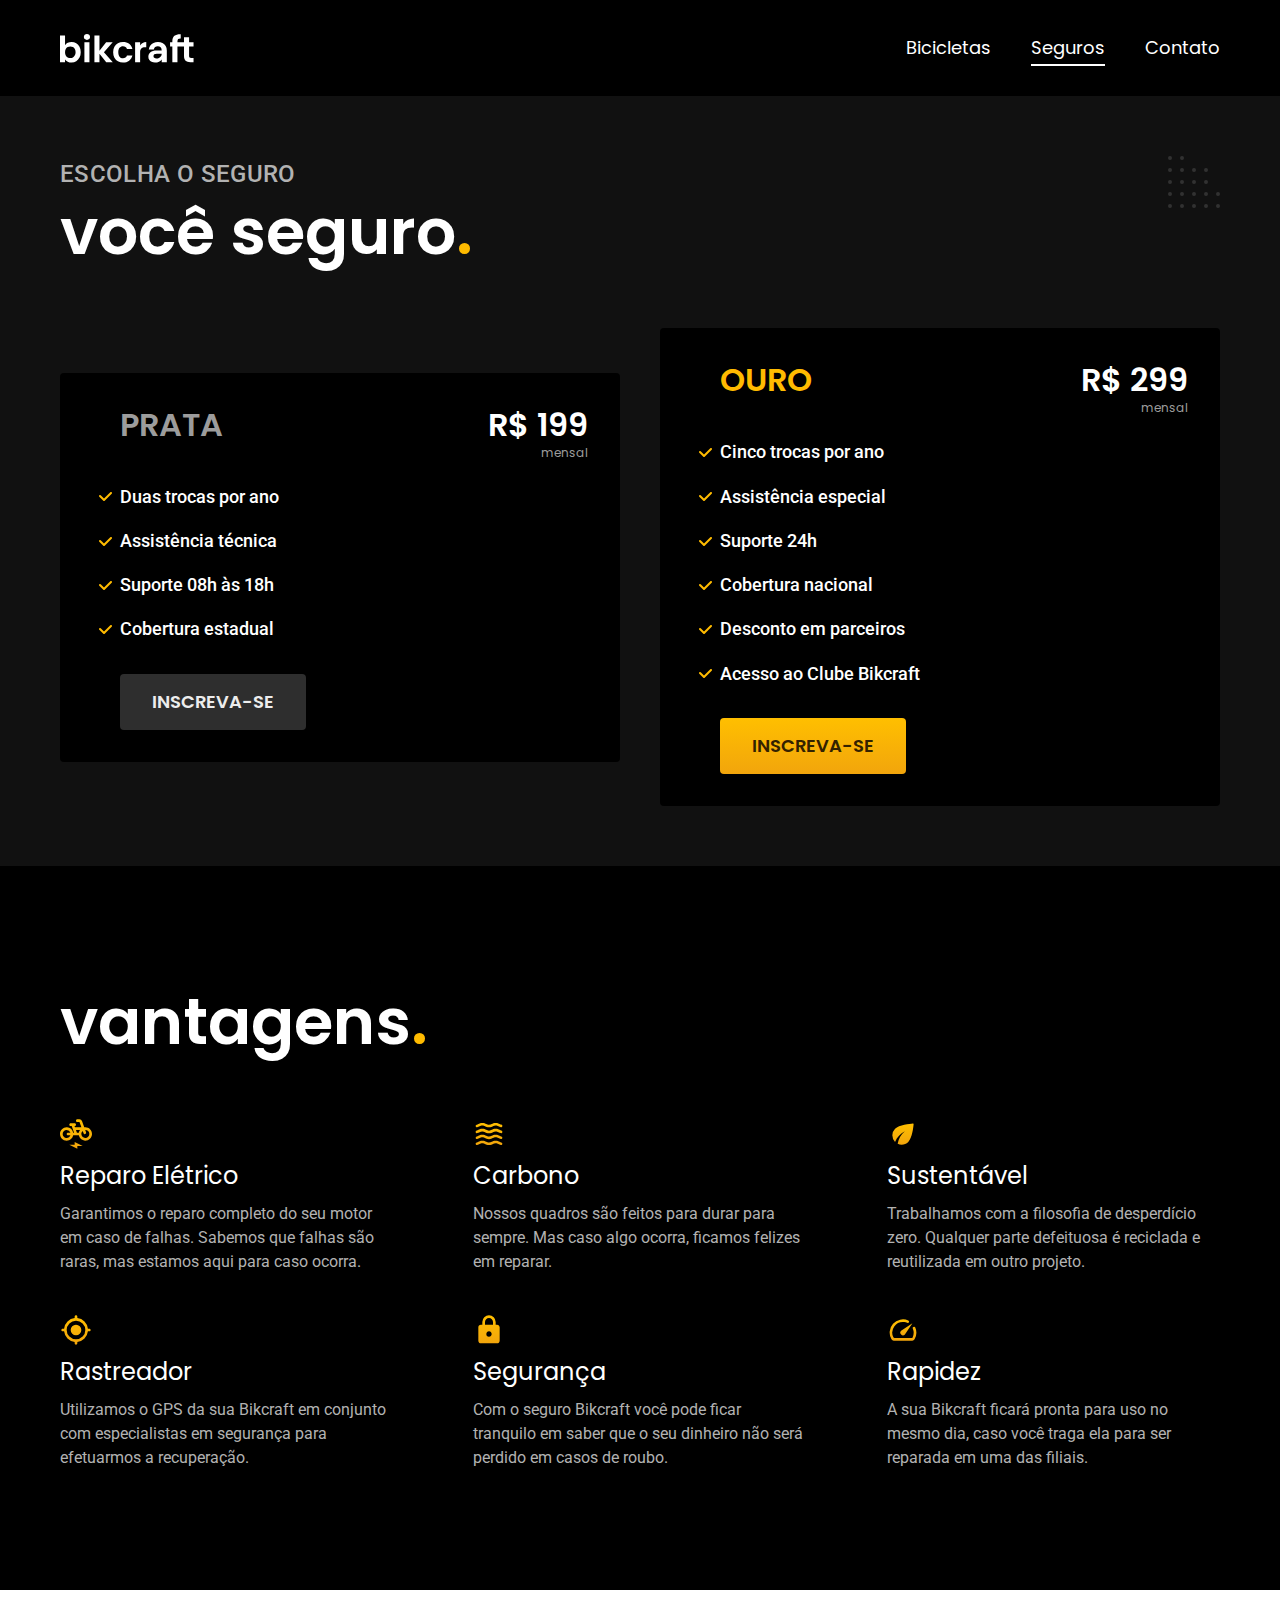
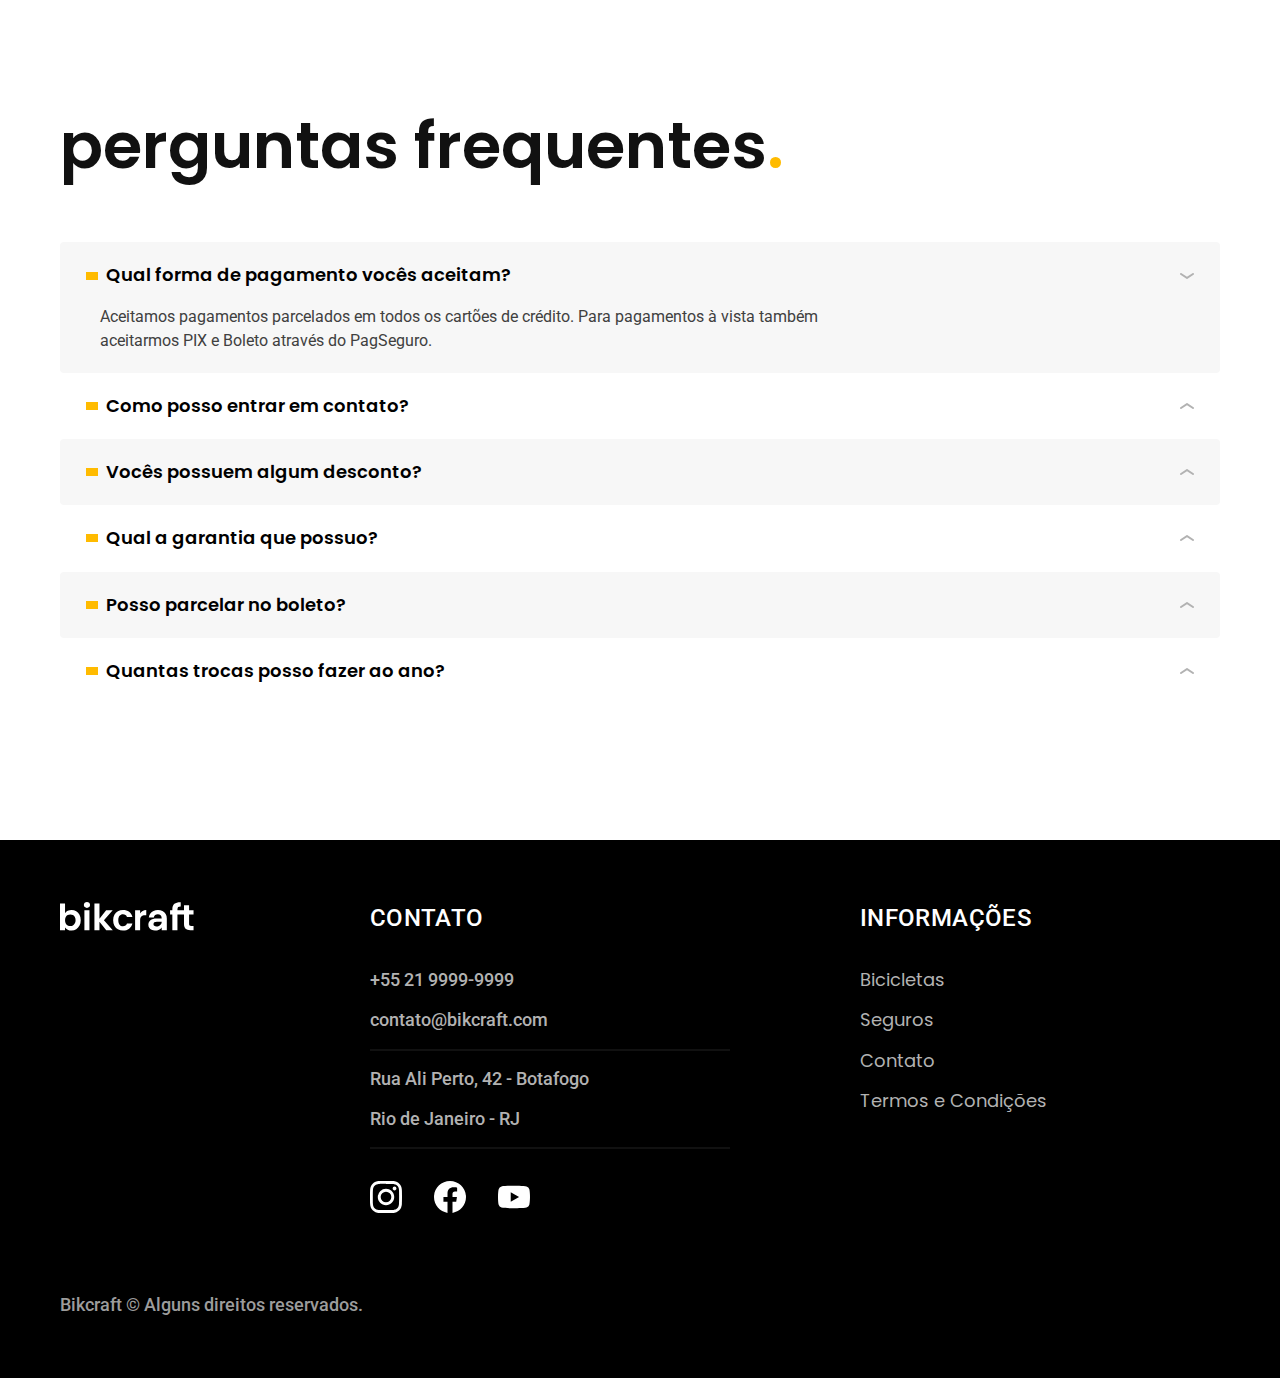
<file: seguros.html>
<!DOCTYPE html>
<html lang="pt-br">

<head>
  <meta charset="UTF-8">
  <meta name="viewport" content="width=device-width, initial-scale=1.0">

  <title>Seguros | Bikcraft</title>
  <meta name="description" content="Seguros.">

  <link rel="preload" href="css/style.min.css" as="style">
  <link rel="stylesheet" href="css/style.min.css">
  <link rel="shortcut icon" href="img/icones/eletrica.svg" type="image/svg+xml" sizes="32x32">
  <script>document.documentElement.classList.add('js')</script>
  <link rel="preconnect" href="https://fonts.googleapis.com">
  <link rel="preconnect" href="https://fonts.gstatic.com" crossorigin>
  <link href="https://fonts.googleapis.com/css2?family=Merriweather:ital,wght@1,900&family=Poppins:wght@400;600&family=Roboto:wght@400;500&display=swap" rel="stylesheet">
</head>

<body id="seguros">
  <header class="header-bg">
    <div class="header container">
      <a href="./">
        <img src="./img/bikcraft.svg" alt="Bikcraft">
      </a>

      <nav aria-label="primaria">
        <ul class="header-menu font-1-m cor-0">
          <li><a href="./bicicletas.html">Bicicletas</a></li>
          <li><a href="./seguros.html">Seguros</a></li>
          <li><a href="./contato.html">Contato</a></li>
        </ul>
      </nav>
    </div>
  </header>

  <main class="seguros-bg">
    <div class="titulo-bg">
      <div class="titulo container">
        <p class="font-2-l-b cor-5">Escolha o seguro</p>
        <h1 class="font-1-xxl cor-0">você seguro<span class="cor-p1">.</span></h1>
      </div>
    </div>

    <div class="seguros container">
      <div class="seguros-item fadeInLeft" data-anime="200">
        <h3 class="font-1-xl cor-6">PRATA</h3>
        <span class="font-1-xl cor-0">R$ 199 <span class="font-1-xs cor-6">mensal</span></span>
        <ul class="font-2-m cor-0">
          <li>Duas trocas por ano</li>
          <li>Assistência técnica</li>
          <li>Suporte 08h às 18h</li>
          <li>Cobertura estadual</li>
        </ul>
        <a class="botao secundario" href="./orcamento.html?tipo=seguro&produto=prata">Inscreva-se</a>
      </div>

      <div class="seguros-item fadeInRight" data-anime="400">
        <h3 class="font-1-xl cor-p1">OURO</h3>
        <span class="font-1-xl cor-0">R$ 299 <span class="font-1-xs cor-6">mensal</span></span>
        <ul class="font-2-m cor-0">
          <li>Cinco trocas por ano</li>
          <li>Assistência especial</li>
          <li>Suporte 24h</li>
          <li>Cobertura nacional</li>
          <li>Desconto em parceiros</li>
          <li>Acesso ao Clube Bikcraft</li>
        </ul>
        <a class="botao" href="./orcamento.html?tipo=seguro&produto=ouro">Inscreva-se</a>
      </div>
    </div>
  </main>

  <article class="vantagens-bg">
    <div class="vantagens container">
      <h2 class="font-1-xxl cor-0">vantagens<span class="cor-p1">.</span></h2>
      <ul>
        <li>
          <img src="./img/icones/eletrica.svg" alt="">
          <h3 class="font-1-l cor-0">Reparo Elétrico</h3>
          <p class="font-2-s cor-5">Garantimos o reparo completo do seu motor em caso de falhas. Sabemos que falhas são raras, mas estamos aqui para caso ocorra.</p>
        </li>
        <li>
          <img src="./img/icones/carbono.svg" alt="">
          <h3 class="font-1-l cor-0">Carbono</h3>
          <p class="font-2-s cor-5">Nossos quadros são feitos para durar para sempre. Mas caso algo ocorra, ficamos felizes em reparar.</p>
        </li>
        <li>
          <img src="./img/icones/sustentavel.svg" alt="">
          <h3 class="font-1-l cor-0">Sustentável</h3>
          <p class="font-2-s cor-5">Trabalhamos com a filosofia de desperdício zero. Qualquer parte defeituosa é reciclada e reutilizada em outro projeto.</p>
        </li>
        <li>
          <img src="./img/icones/rastreador.svg" alt="">
          <h3 class="font-1-l cor-0">Rastreador</h3>
          <p class="font-2-s cor-5">Utilizamos o GPS da sua Bikcraft em conjunto com especialistas em segurança para efetuarmos a recuperação.</p>
        </li>
        <li>
          <img src="./img/icones/seguro.svg" alt="">
          <h3 class="font-1-l cor-0">Segurança</h3>
          <p class="font-2-s cor-5">Com o seguro Bikcraft você pode ficar tranquilo em saber que o seu dinheiro não será perdido em casos de roubo.</p>
        </li>
        <li>
          <img src="./img/icones/velocidade.svg" alt="">
          <h3 class="font-1-l cor-0">Rapidez</h3>
          <p class="font-2-s cor-5">A sua Bikcraft ficará pronta para uso no mesmo dia, caso você traga ela para ser reparada em uma das filiais.</p>
        </li>
      </ul>
    </div>
  </article>

  <article class="perguntas container">
    <h2 class="font-1-xxl">perguntas frequentes<span class="cor-p1">.</span></h2>

    <dl>
      <div>
        <dt><button class="font-1-m-b" aria-controls="pergunta1" aria-expanded="true">Qual forma de pagamento vocês aceitam?</button></dt>
        <dd id="pergunta1" class="font-2-s cor-9 ativa">Aceitamos pagamentos parcelados em todos os cartões de crédito. Para pagamentos à vista também aceitarmos PIX e Boleto através do PagSeguro.</dd>
      </div>
      <div>
        <dt><button class="font-1-m-b" aria-controls="pergunta2" aria-expanded="false">Como posso entrar em contato?</button></dt>
        <dd id="pergunta2" class="font-2-s cor-9">Aceitamos pagamentos parcelados em todos os cartões de crédito. Para pagamentos à vista também aceitarmos PIX e Boleto através do PagSeguro.</dd>
      </div>
      <div>
        <dt><button class="font-1-m-b" aria-controls="pergunta3" aria-expanded="false">Vocês possuem algum desconto?</button></dt>
        <dd id="pergunta3" class="font-2-s cor-9">Aceitamos pagamentos parcelados em todos os cartões de crédito. Para pagamentos à vista também aceitarmos PIX e Boleto através do PagSeguro.</dd>
      </div>
      <div>
        <dt><button class="font-1-m-b" aria-controls="pergunta4" aria-expanded="false">Qual a garantia que possuo?</button></dt>
        <dd id="pergunta4" class="font-2-s cor-9">Aceitamos pagamentos parcelados em todos os cartões de crédito. Para pagamentos à vista também aceitarmos PIX e Boleto através do PagSeguro.</dd>
      </div>
      <div>
        <dt><button class="font-1-m-b" aria-controls="pergunta5" aria-expanded="false">Posso parcelar no boleto?</button></dt>
        <dd id="pergunta5" class="font-2-s cor-9">Aceitamos pagamentos parcelados em todos os cartões de crédito. Para pagamentos à vista também aceitarmos PIX e Boleto através do PagSeguro.</dd>
      </div>
      <div>
        <dt><button class="font-1-m-b" aria-controls="pergunta6" aria-expanded="false">Quantas trocas posso fazer ao ano?</button></dt>
        <dd id="pergunta6" class="font-2-s cor-9">Aceitamos pagamentos parcelados em todos os cartões de crédito. Para pagamentos à vista também aceitarmos PIX e Boleto através do PagSeguro.</dd>
      </div>
    </dl>
  </article>

  <footer class="footer-bg">
    <div class="footer container">
      <img src="./img/bikcraft.svg" alt="Bikcraft">
      <div class="footer-contato">
        <h3 class="font-2-l-b cor-0">Contato</h3>
        <ul class="font-2-m cor-5">
          <li><a href="tel:+552199999999">+55 21 9999-9999</a></li>
          <li><a href="mailto:contato@bikcraft.com">contato@bikcraft.com</a></li>
          <li>Rua Ali Perto, 42 - Botafogo</li>
          <li>Rio de Janeiro - RJ</li>
        </ul>
        <div class="footer-redes">
          <a href="./">
            <img src="./img/redes/instagram.svg" alt="Instagram">
          </a>
          <a href="./">
            <img src="./img/redes/facebook.svg" alt="Facebook">
          </a>
          <a href="./">
            <img src="./img/redes/youtube.svg" alt="Youtube">
          </a>
        </div>
      </div>
      <div class="footer-informacoes">
        <h3 class="font-2-l-b cor-0">Informações</h3>
        <nav>
          <ul class="font-1-m cor-5">
            <li><a href="./bicicletas.html">Bicicletas</a></li>
            <li><a href="./seguros.html">Seguros</a></li>
            <li><a href="./contato.html">Contato</a></li>
            <li><a href="./termos.html">Termos e Condições</a></li>
          </ul>
        </nav>
      </div>
      <p class="footer-copy font-2-m cor-6">Bikcraft © Alguns direitos reservados.</p>
    </div>
  </footer>
  <script src="js/plugins/simple-anime.js"></script>
  <script src="js/script.js"></script>
</body>

</html>
</file>
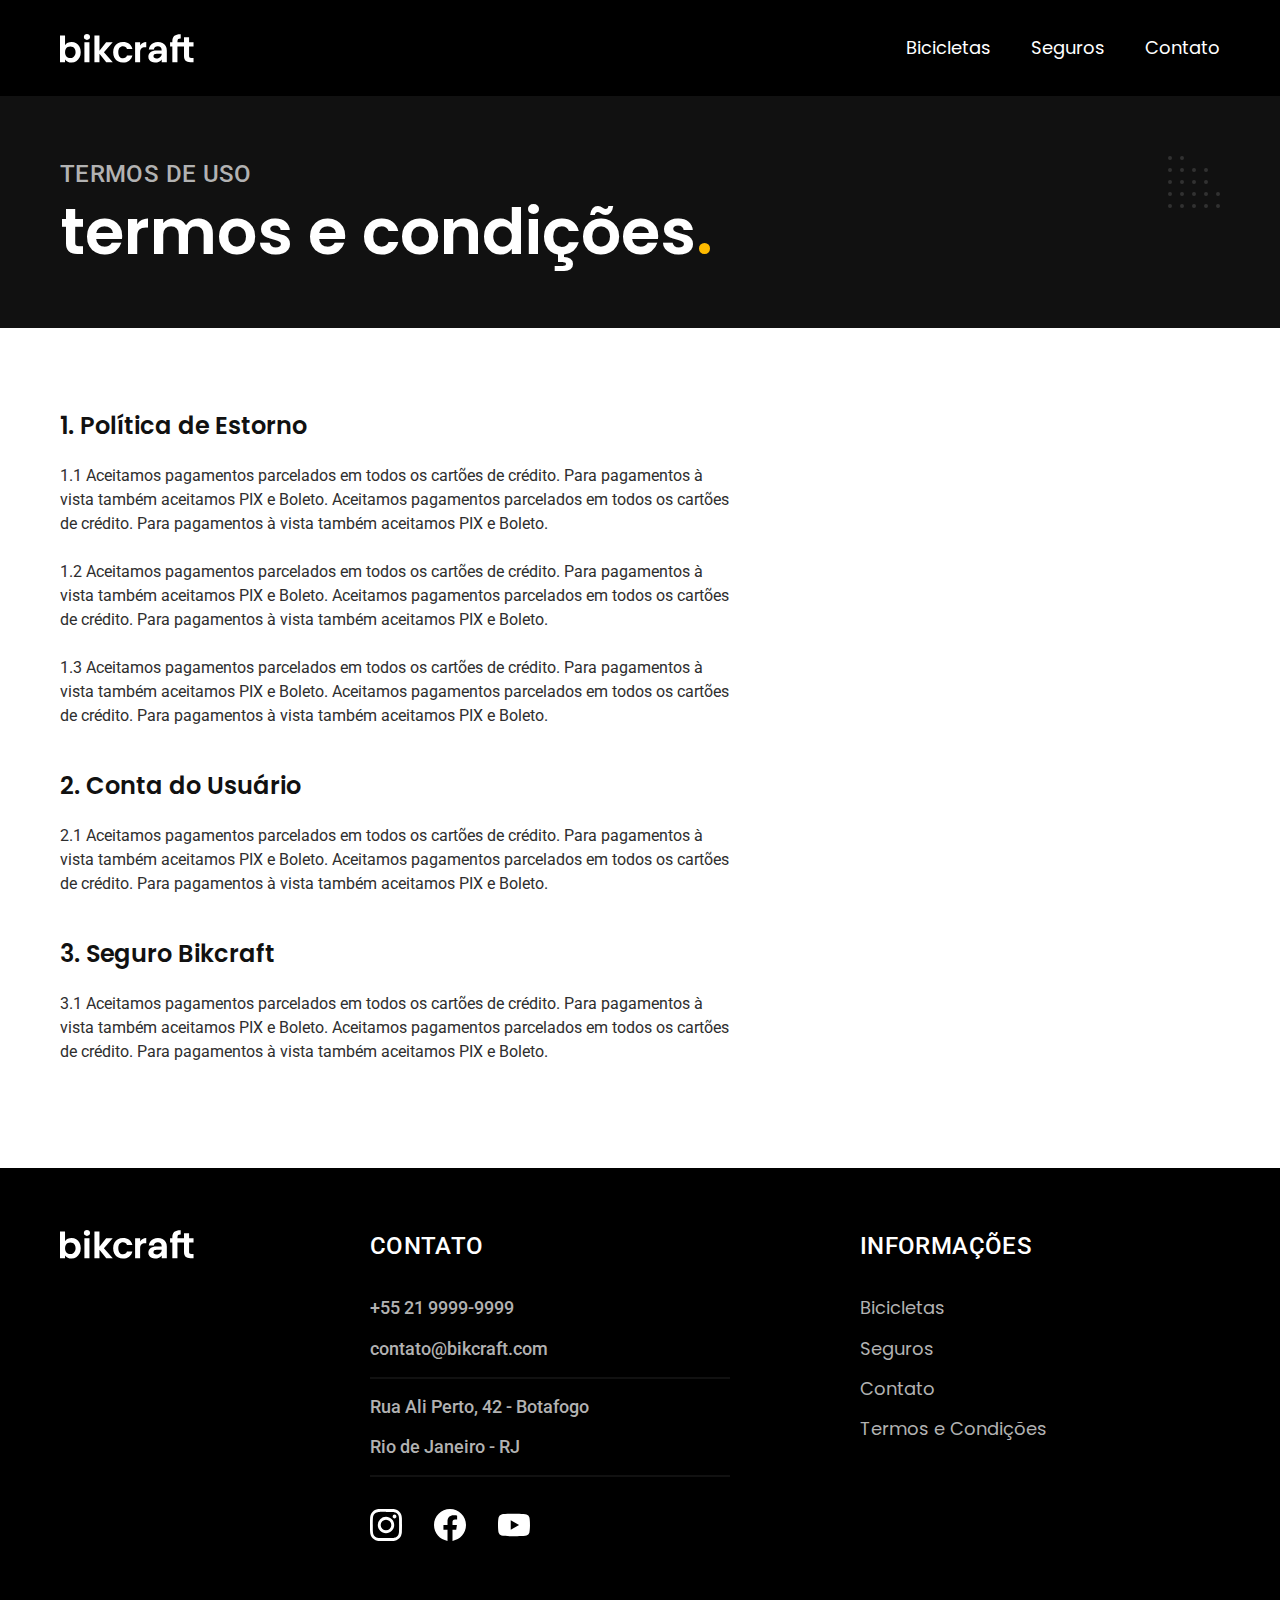
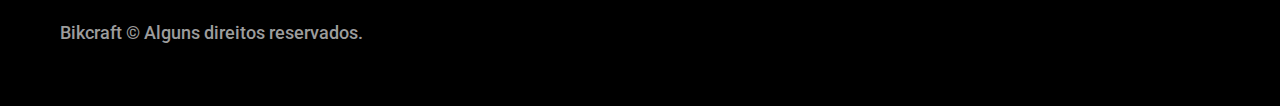
<file: termos.html>
<!DOCTYPE html>
<html lang="pt-br">

<head>
  <meta charset="UTF-8">
  <meta name="viewport" content="width=device-width, initial-scale=1.0">

  <title>Termos e Condições | Bikcraft</title>
  <meta name="description" content="Termos e condições.">

  <link rel="preload" href="css/style.min.css" as="style">
  <link rel="stylesheet" href="css/style.min.css">
  <link rel="shortcut icon" href="img/icones/eletrica.svg" type="image/svg+xml" sizes="32x32">
  <script>document.documentElement.classList.add('js')</script>
  <link rel="preconnect" href="https://fonts.googleapis.com">
  <link rel="preconnect" href="https://fonts.gstatic.com" crossorigin>
  <link href="https://fonts.googleapis.com/css2?family=Merriweather:ital,wght@1,900&family=Poppins:wght@400;600&family=Roboto:wght@400;500&display=swap" rel="stylesheet">
</head>

<body id="termos">
  <header class="header-bg">
    <div class="header container">
      <a href="./">
        <img src="./img/bikcraft.svg" alt="Bikcraft">
      </a>

      <nav aria-label="primaria">
        <ul class="header-menu font-1-m cor-0">
          <li><a href="./bicicletas.html">Bicicletas</a></li>
          <li><a href="./seguros.html">Seguros</a></li>
          <li><a href="./contato.html">Contato</a></li>
        </ul>
      </nav>
    </div>
  </header>

  <main>
    <div class="titulo-bg">
      <div class="titulo container">
        <p class="font-2-l-b cor-5">Termos de uso</p>
        <h1 class="font-1-xxl cor-0">termos e condições<span class="cor-p1">.</span></h1>
      </div>
    </div>

    <div class="termos font-2-s cor-10 container">
      <h2 class="font-1-l cor-11">1. Política de Estorno</h2>
      <p>1.1 Aceitamos pagamentos parcelados em todos os cartões de crédito. Para pagamentos à vista também aceitamos PIX e Boleto. Aceitamos pagamentos parcelados em todos os cartões de crédito. Para pagamentos à vista também aceitamos PIX e Boleto.</p>
      <p>1.2 Aceitamos pagamentos parcelados em todos os cartões de crédito. Para pagamentos à vista também aceitamos PIX e Boleto. Aceitamos pagamentos parcelados em todos os cartões de crédito. Para pagamentos à vista também aceitamos PIX e Boleto.</p>
      <p>1.3 Aceitamos pagamentos parcelados em todos os cartões de crédito. Para pagamentos à vista também aceitamos PIX e Boleto. Aceitamos pagamentos parcelados em todos os cartões de crédito. Para pagamentos à vista também aceitamos PIX e Boleto.</p>
      <h2 class="font-1-l cor-11">2. Conta do Usuário</h2>
      <p>2.1 Aceitamos pagamentos parcelados em todos os cartões de crédito. Para pagamentos à vista também aceitamos PIX e Boleto. Aceitamos pagamentos parcelados em todos os cartões de crédito. Para pagamentos à vista também aceitamos PIX e Boleto.</p>
      <h2 class="font-1-l cor-11">3. Seguro Bikcraft</h2>
      <p>3.1 Aceitamos pagamentos parcelados em todos os cartões de crédito. Para pagamentos à vista também aceitamos PIX e Boleto. Aceitamos pagamentos parcelados em todos os cartões de crédito. Para pagamentos à vista também aceitamos PIX e Boleto.</p>
    </div>
  </main>

  <footer class="footer-bg">
    <div class="footer container">
      <img src="./img/bikcraft.svg" alt="Bikcraft">
      <div class="footer-contato">
        <h3 class="font-2-l-b cor-0">Contato</h3>
        <ul class="font-2-m cor-5">
          <li><a href="tel:+552199999999">+55 21 9999-9999</a></li>
          <li><a href="mailto:contato@bikcraft.com">contato@bikcraft.com</a></li>
          <li>Rua Ali Perto, 42 - Botafogo</li>
          <li>Rio de Janeiro - RJ</li>
        </ul>
        <div class="footer-redes">
          <a href="./">
            <img src="./img/redes/instagram.svg" alt="Instagram">
          </a>
          <a href="./">
            <img src="./img/redes/facebook.svg" alt="Facebook">
          </a>
          <a href="./">
            <img src="./img/redes/youtube.svg" alt="Youtube">
          </a>
        </div>
      </div>
      <div class="footer-informacoes">
        <h3 class="font-2-l-b cor-0">Informações</h3>
        <nav>
          <ul class="font-1-m cor-5">
            <li><a href="./bicicletas.html">Bicicletas</a></li>
            <li><a href="./seguros.html">Seguros</a></li>
            <li><a href="./contato.html">Contato</a></li>
            <li><a href="./termos.html">Termos e Condições</a></li>
          </ul>
        </nav>
      </div>
      <p class="footer-copy font-2-m cor-6">Bikcraft © Alguns direitos reservados.</p>
    </div>
  </footer>
  <script src="js/script.js"></script>
</body>

</html>
</file>
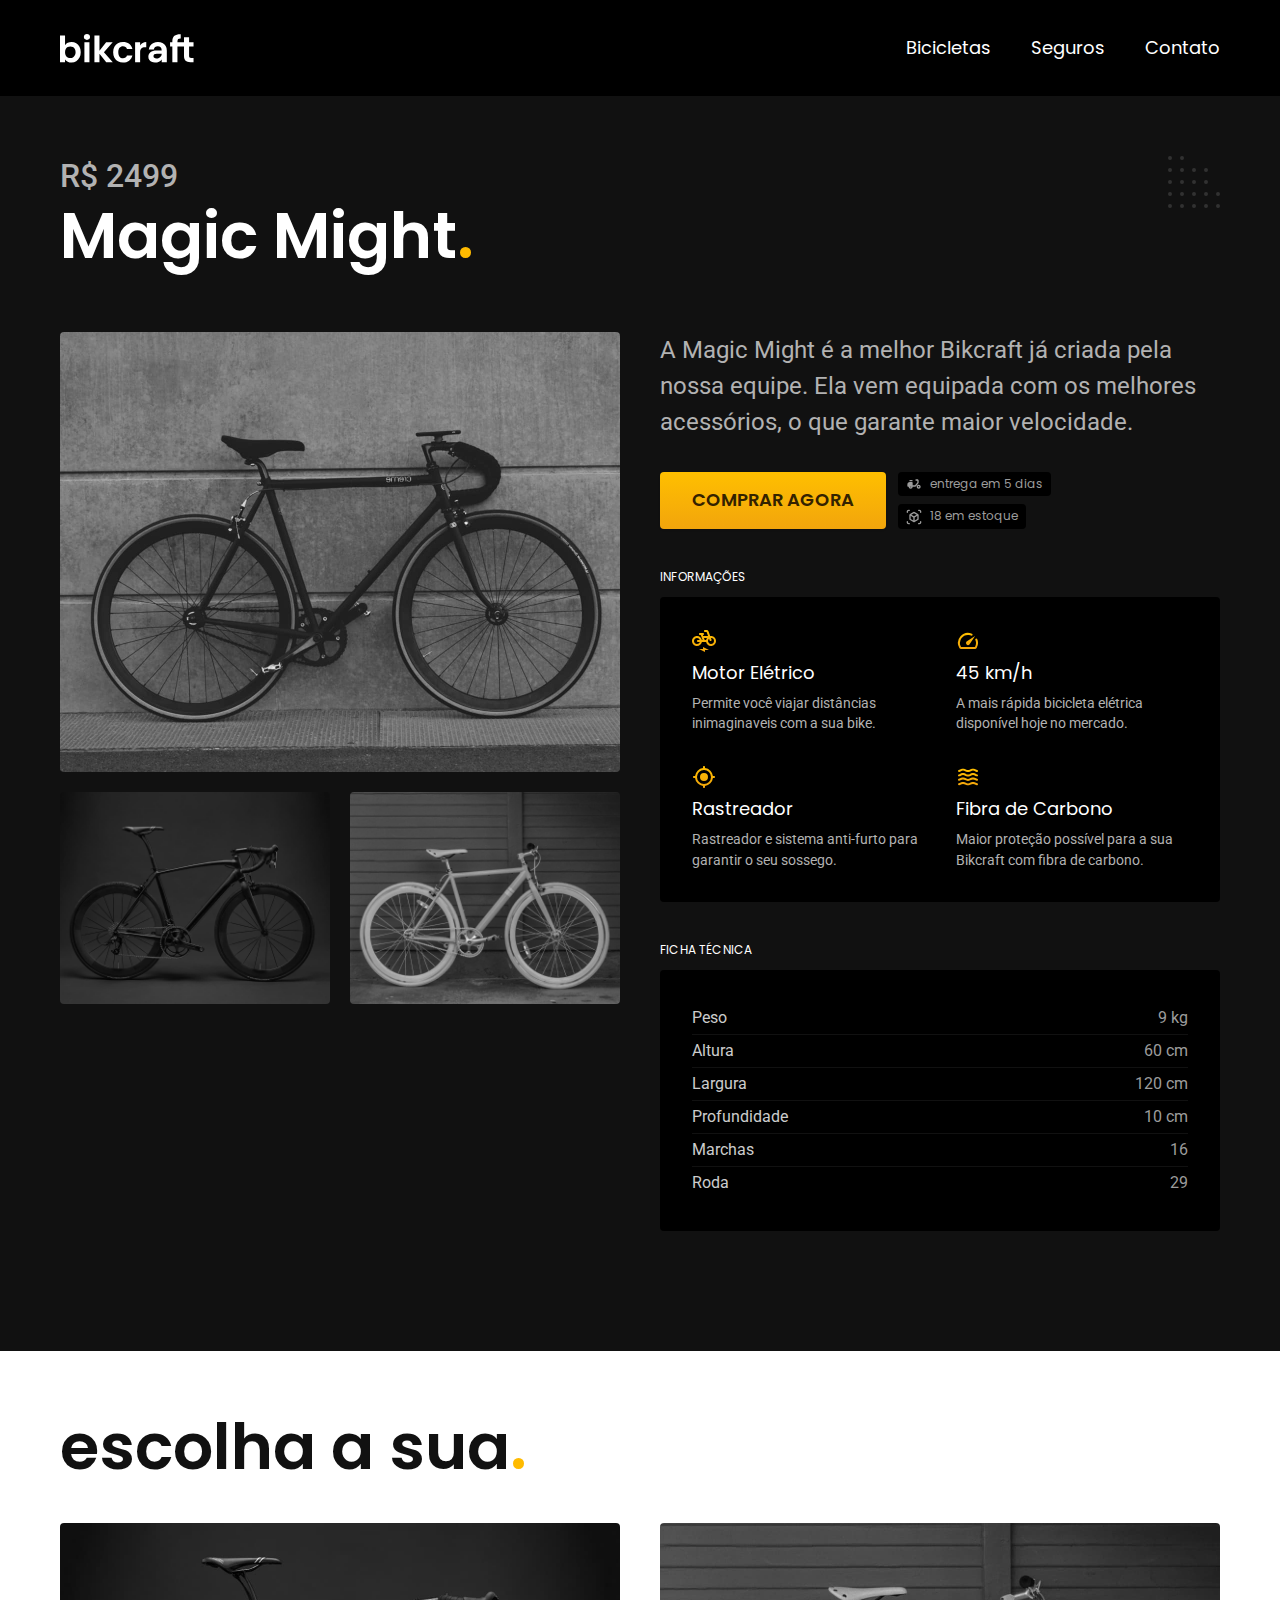
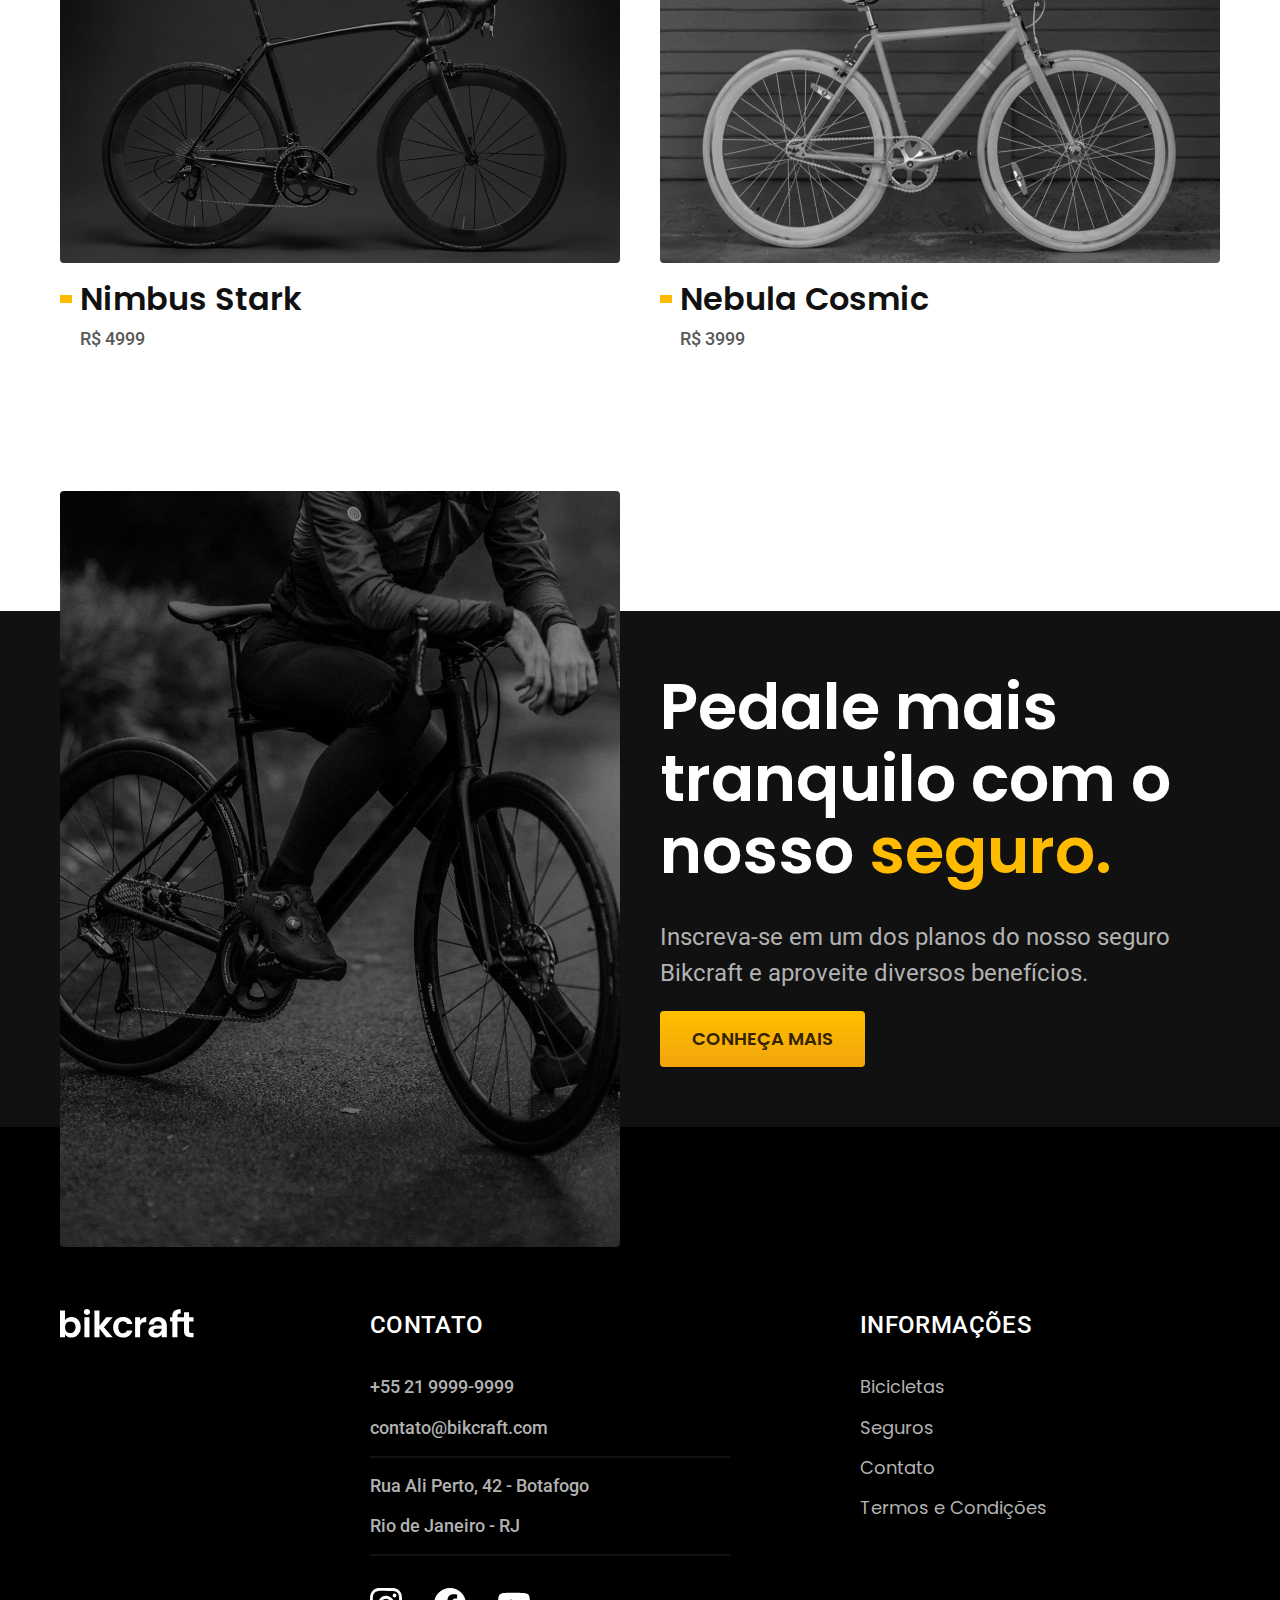
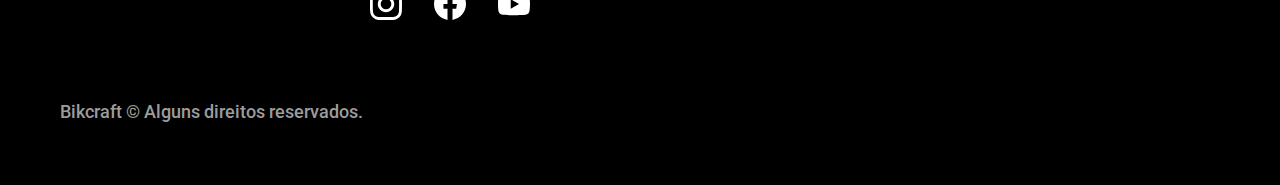
<file: bicicletas/magic.html>
<!DOCTYPE html>
<html lang="pt-br">

<head>
  <meta charset="UTF-8">
  <meta name="viewport" content="width=device-width, initial-scale=1.0">

  <title>Magic | Bikcraft</title>
  <meta name="description" content="Magic.">

  <link rel="preload" href="../css/style.min.css" as="style">
  <link rel="stylesheet" href="../css/style.min.css">
  <link rel="shortcut icon" href="../img/icones/eletrica.svg" type="image/svg+xml" sizes="32x32">
  <script>document.documentElement.classList.add('js')</script>
  <link rel="preconnect" href="https://fonts.googleapis.com">
  <link rel="preconnect" href="https://fonts.gstatic.com" crossorigin>
  <link href="https://fonts.googleapis.com/css2?family=Merriweather:ital,wght@1,900&family=Poppins:wght@400;600&family=Roboto:wght@400;500&display=swap" rel="stylesheet">
</head>

<body id="bicicleta">
  <header class="header-bg">
    <div class="header container">
      <a href="../">
        <img src="../img/bikcraft.svg" alt="Bikcraft">
      </a>

      <nav aria-label="primaria">
        <ul class="header-menu font-1-m cor-0">
          <li><a href="../bicicletas.html">Bicicletas</a></li>
          <li><a href="../seguros.html">Seguros</a></li>
          <li><a href="../contato.html">Contato</a></li>
        </ul>
      </nav>
    </div>
  </header>

  <main class="titulo-bg">
    <div>
      <div class="titulo container">
        <p class="font-2-xl cor-5">R$ 2499</p>
        <h1 class="font-1-xxl cor-0">Magic Might<span class="cor-p1">.</span></h1>
      </div>
    </div>
    <div class="bicicleta container">
      <div class="bicicleta-imagens">
        <img src="../img/bicicleta/nimbus2.jpg" alt="">
        <img src="../img/bicicleta/nimbus1.jpg" alt="">
        <img src="../img/bicicleta/nimbus3.jpg" alt="">
      </div>
      <div class="bicicleta-conteudo">
        <p class="font-2-l cor-5">A Magic Might é a melhor Bikcraft já criada pela nossa equipe. Ela vem equipada com os melhores acessórios, o que garante maior velocidade.</p>
        <div class="bicicleta-comprar">
          <a class="botao" href="../orcamento.html?tipo=bikcraft&produto=magic">Comprar Agora</a>
          <span class="font-1-xs cor-6"><img src="../img/icones/entrega.svg" alt=""> entrega em 5 dias</span>
          <span class="font-1-xs cor-6"><img src="../img/icones/estoque.svg" alt=""> 18 em estoque</span>
        </div>

        <h2 class="font-1-xs cor-0">Informações</h2>
        <ul class="bicicleta-informacoes">
          <li>
            <img src="../img/icones/eletrica.svg" alt="">
            <h3 class="font-1-m cor-0">Motor Elétrico</h3>
            <p class="font-2-xs cor-5">Permite você viajar distâncias inimaginaveis com a sua bike.</p>
          </li>
          <li>
            <img src="../img/icones/velocidade.svg" alt="">
            <h3 class="font-1-m cor-0">45 km/h</h3>
            <p class="font-2-xs cor-5">A mais rápida bicicleta elétrica disponível hoje no mercado.</p>
          </li>
          <li>
            <img src="../img/icones/rastreador.svg" alt="">
            <h3 class="font-1-m cor-0">Rastreador</h3>
            <p class="font-2-xs cor-5">Rastreador e sistema anti-furto para garantir o seu sossego.</p>
          </li>
          <li>
            <img src="../img/icones/carbono.svg" alt="">
            <h3 class="font-1-m cor-0">Fibra de Carbono</h3>
            <p class="font-2-xs cor-5">Maior proteção possível para a sua Bikcraft com fibra de carbono.</p>
          </li>
        </ul>
        <h2 class="font-1-xs cor-0">Ficha Técnica</h2>
        <ul class="bicicleta-ficha font-2-s cor-4">
          <li>Peso <span>9 kg</span></li>
          <li>Altura <span>60 cm</span></li>
          <li>Largura <span>120 cm</span></li>
          <li>Profundidade <span>10 cm</span></li>
          <li>Marchas <span>16</span></li>
          <li>Roda <span>29</span></li>
        </ul>
      </div>
    </div>
  </main>

  <article class="bicicletas-lista container">
    <h2 class="font-1-xxl">escolha a sua<span class="cor-p1">.</span></h2>

    <ul>
      <li>
        <a href="./nimbus.html">
          <img src="../img/bicicletas/nimbus.jpg" alt="Bicicleta preta">
          <h3 class="font-1-xl">Nimbus Stark</h3>
          <span class="font-2-m cor-8">R$ 4999</span>
        </a>
      </li>
      <li>
        <a href="./nebula.html">
          <img src="../img/bicicletas/nebula.jpg" alt="Bicicleta preta">
          <h3 class="font-1-xl">Nebula Cosmic</h3>
          <span class="font-2-m cor-8">R$ 3999</span>
        </a>
      </li>
    </ul>
  </article>

  <article class="seguro-bg">
    <div class="seguro container">
      <div class="seguro-imagem">
        <img src="../img/fotos/seguros.jpg" alt="Pessoa parada em cima de uma bicicleta.">
      </div>
      <div class="seguro-conteudo">
        <h2 class="font-1-xxl cor-0">Pedale mais tranquilo com o nosso <span class="cor-p1">seguro.</span></h2>
        <p class="font-2-l cor-5">Inscreva-se em um dos planos do nosso seguro Bikcraft e aproveite diversos benefícios.</p>
        <a class="botao" href="../seguros.html">Conheça Mais</a>
      </div>
    </div>
  </article>

  <footer class="footer-bg">
    <div class="footer container">
      <img src="../img/bikcraft.svg" alt="Bikcraft">
      <div class="footer-contato">
        <h3 class="font-2-l-b cor-0">Contato</h3>
        <ul class="font-2-m cor-5">
          <li><a href="tel:+552199999999">+55 21 9999-9999</a></li>
          <li><a href="mailto:contato@bikcraft.com">contato@bikcraft.com</a></li>
          <li>Rua Ali Perto, 42 - Botafogo</li>
          <li>Rio de Janeiro - RJ</li>
        </ul>
        <div class="footer-redes">
          <a href="../">
            <img src="../img/redes/instagram.svg" alt="Instagram">
          </a>
          <a href="../">
            <img src="../img/redes/facebook.svg" alt="Facebook">
          </a>
          <a href="../">
            <img src="../img/redes/youtube.svg" alt="Youtube">
          </a>
        </div>
      </div>
      <div class="footer-informacoes">
        <h3 class="font-2-l-b cor-0">Informações</h3>
        <nav>
          <ul class="font-1-m cor-5">
            <li><a href="../bicicletas.html">Bicicletas</a></li>
            <li><a href="../seguros.html">Seguros</a></li>
            <li><a href="../contato.html">Contato</a></li>
            <li><a href="../termos.html">Termos e Condições</a></li>
          </ul>
        </nav>
      </div>
      <p class="footer-copy font-2-m cor-6">Bikcraft © Alguns direitos reservados.</p>
    </div>
  </footer>
  <script src="../js/script.js"></script>
</body>
</html>
</file>
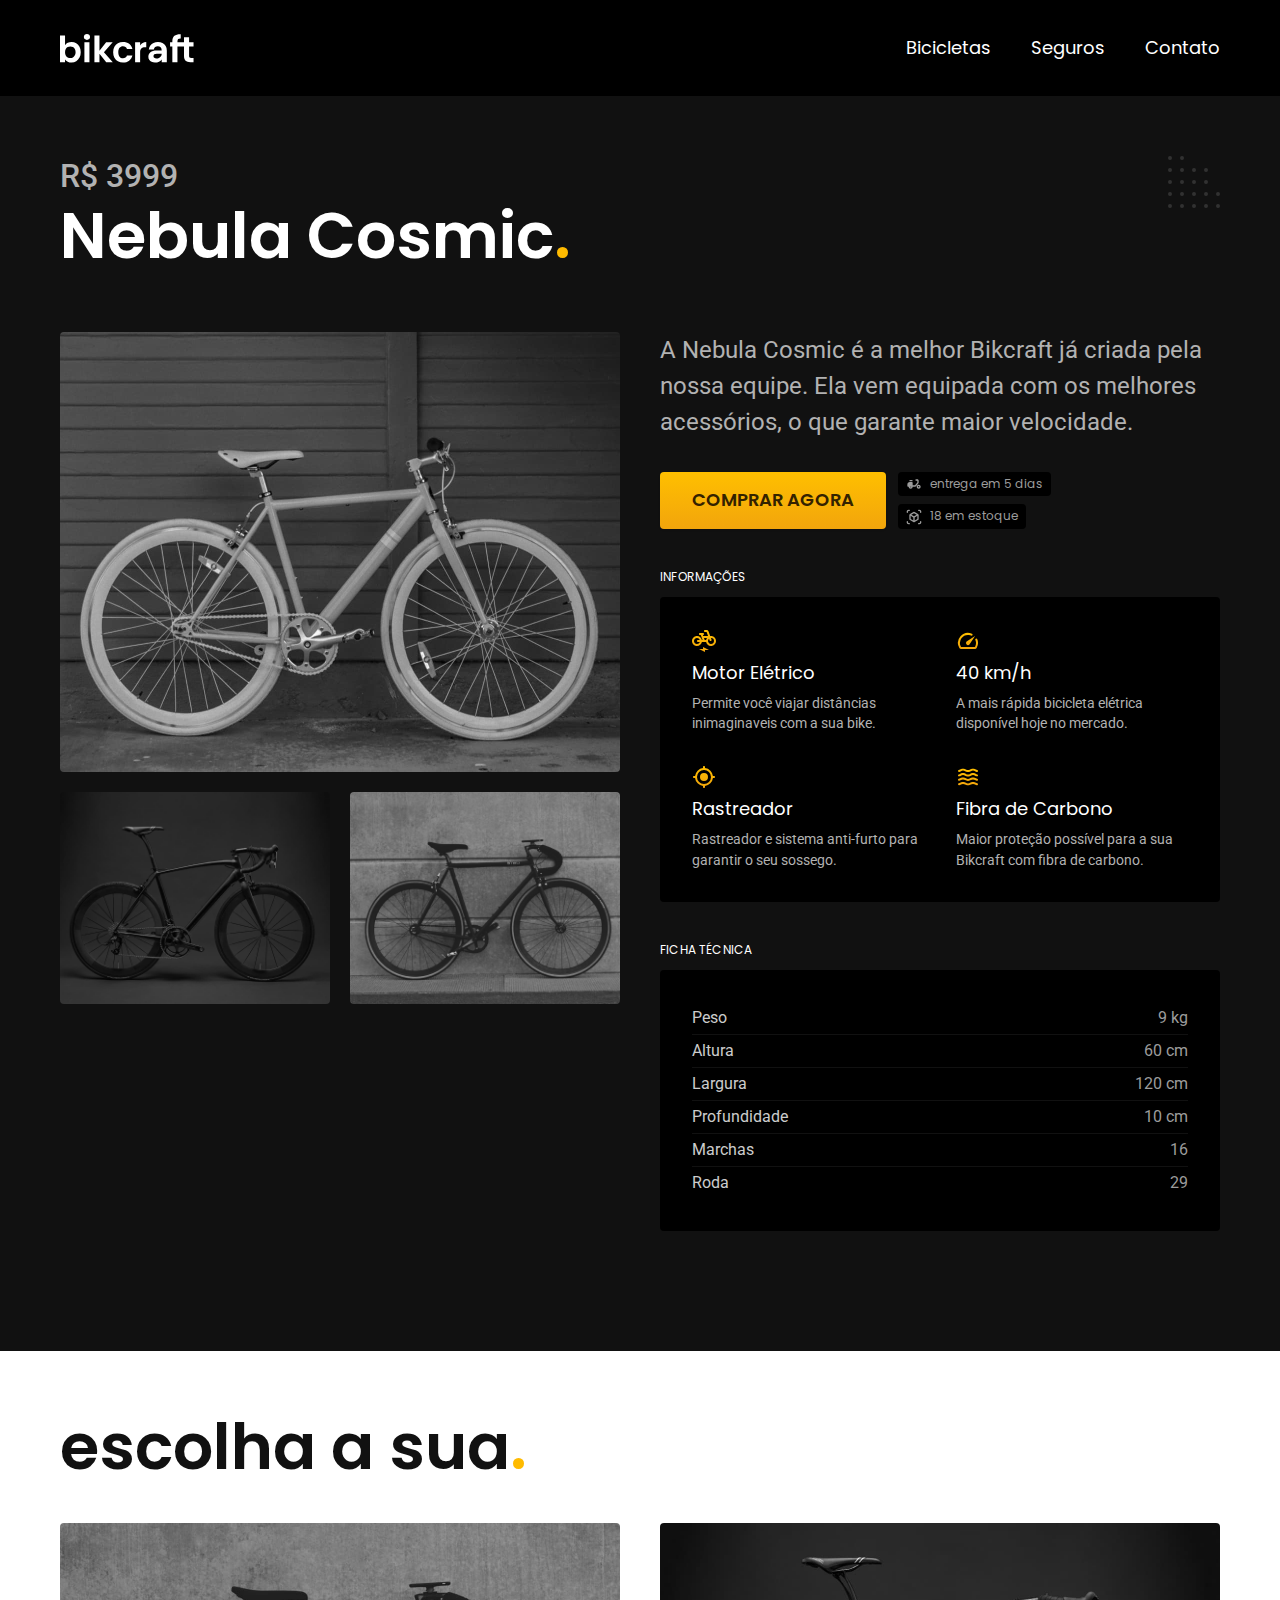
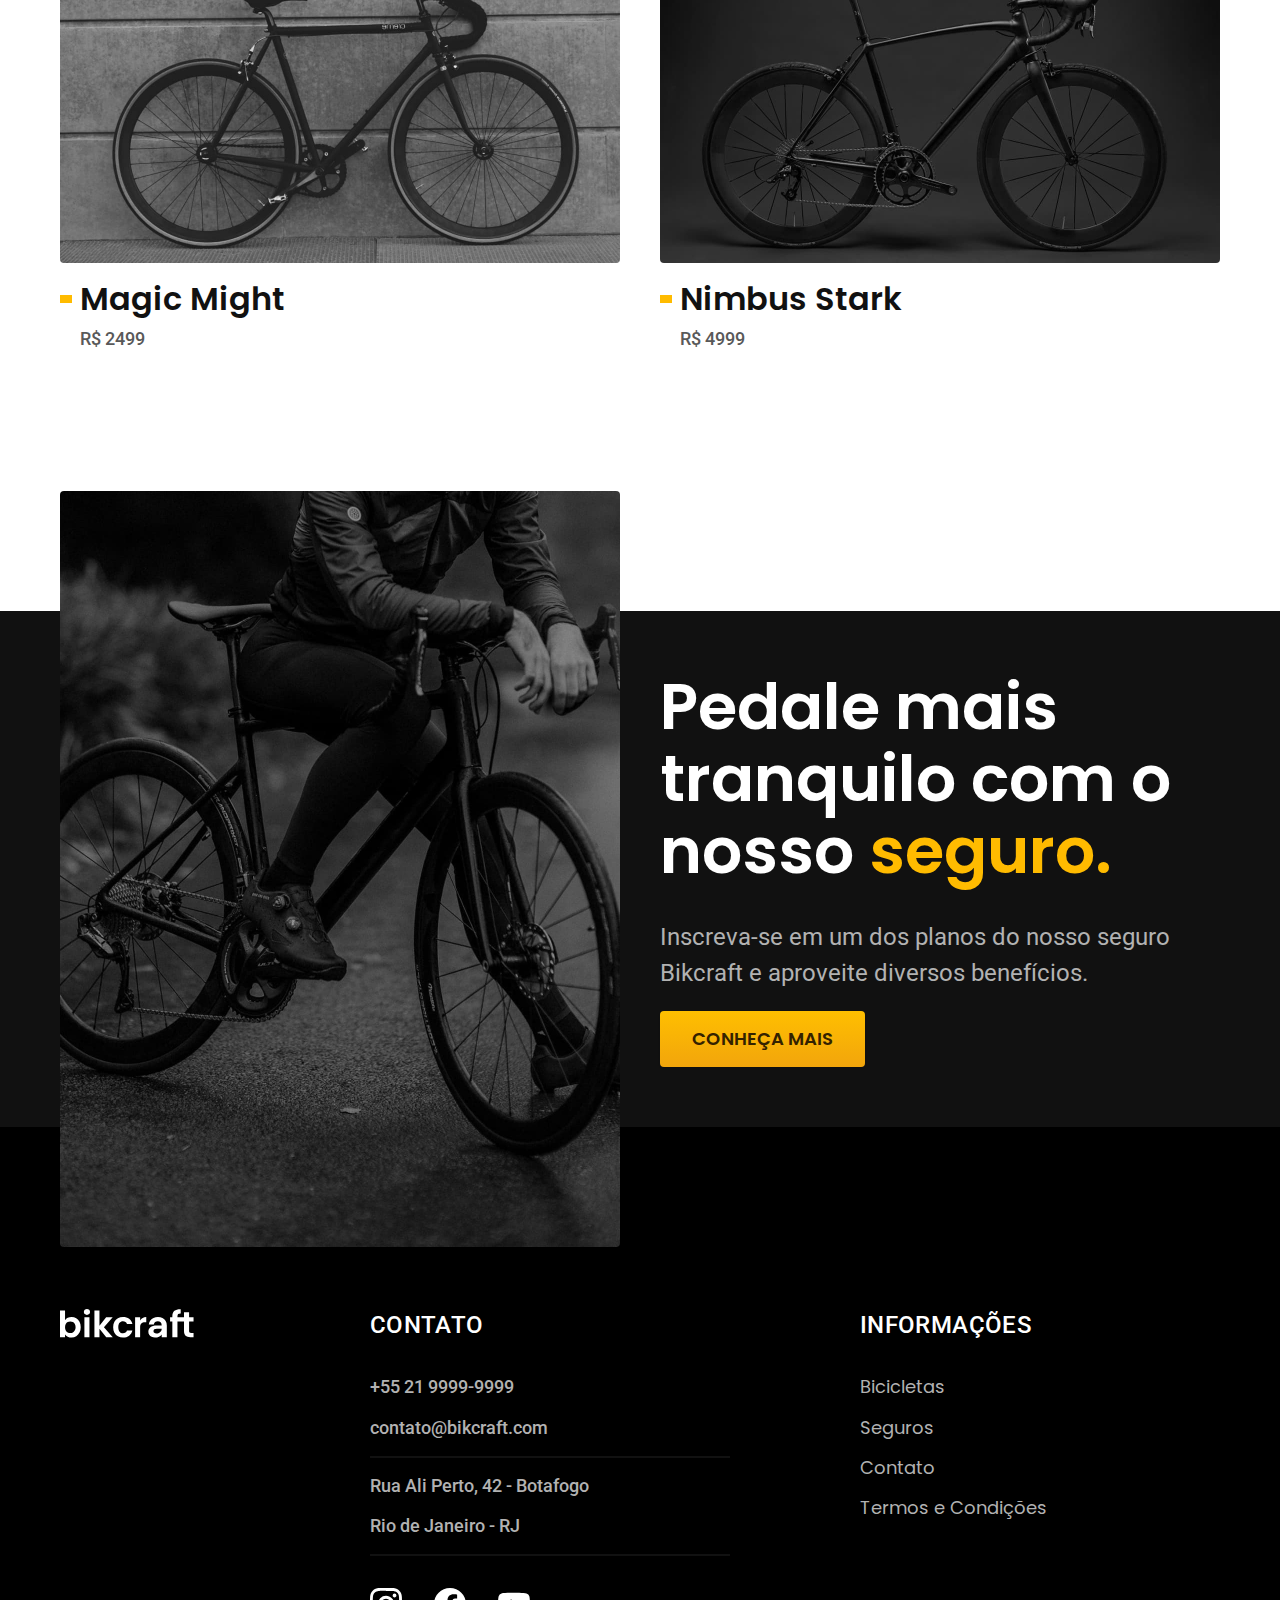
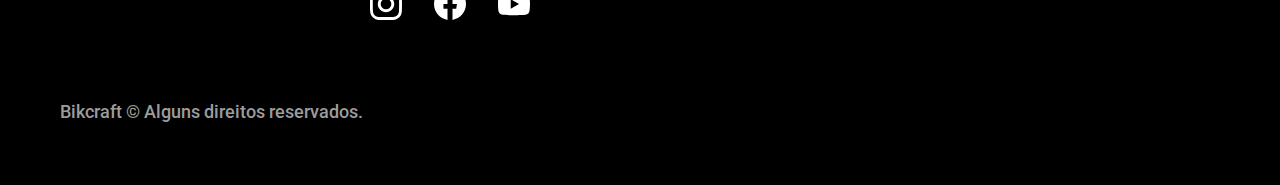
<file: bicicletas/nebula.html>
<!DOCTYPE html>
<html lang="pt-br">

<head>
  <meta charset="UTF-8">
  <meta name="viewport" content="width=device-width, initial-scale=1.0">

  <title>Nebula | Bikcraft</title>
  <meta name="description" content="Nebula.">

  <link rel="preload" href="../css/style.min.css" as="style">
  <link rel="stylesheet" href="../css/style.min.css">
  <link rel="shortcut icon" href="../img/icones/eletrica.svg" type="image/svg+xml" sizes="32x32">
  <script>document.documentElement.classList.add('js')</script>
  <link rel="preconnect" href="https://fonts.googleapis.com">
  <link rel="preconnect" href="https://fonts.gstatic.com" crossorigin>
  <link href="https://fonts.googleapis.com/css2?family=Merriweather:ital,wght@1,900&family=Poppins:wght@400;600&family=Roboto:wght@400;500&display=swap" rel="stylesheet">
</head>

<body id="bicicleta">
  <header class="header-bg">
    <div class="header container">
      <a href="../">
        <img src="../img/bikcraft.svg" alt="Bikcraft">
      </a>

      <nav aria-label="primaria">
        <ul class="header-menu font-1-m cor-0">
          <li><a href="../bicicletas.html">Bicicletas</a></li>
          <li><a href="../seguros.html">Seguros</a></li>
          <li><a href="../contato.html">Contato</a></li>
        </ul>
      </nav>
    </div>
  </header>

  <main class="titulo-bg">
    <div>
      <div class="titulo container">
        <p class="font-2-xl cor-5">R$ 3999</p>
        <h1 class="font-1-xxl cor-0">Nebula Cosmic<span class="cor-p1">.</span></h1>
      </div>
    </div>
    <div class="bicicleta container">
      <div class="bicicleta-imagens">
        <img src="../img/bicicleta/nimbus3.jpg" alt="">
        <img src="../img/bicicleta/nimbus1.jpg" alt="">
        <img src="../img/bicicleta/nimbus2.jpg" alt="">
      </div>
      <div class="bicicleta-conteudo">
        <p class="font-2-l cor-5">A Nebula Cosmic é a melhor Bikcraft já criada pela nossa equipe. Ela vem equipada com os melhores acessórios, o que garante maior velocidade.</p>
        <div class="bicicleta-comprar">
          <a class="botao" href="../orcamento.html?tipo=bikcraft&produto=nebula">Comprar Agora</a>
          <span class="font-1-xs cor-6"><img src="../img/icones/entrega.svg" alt=""> entrega em 5 dias</span>
          <span class="font-1-xs cor-6"><img src="../img/icones/estoque.svg" alt=""> 18 em estoque</span>
        </div>

        <h2 class="font-1-xs cor-0">Informações</h2>
        <ul class="bicicleta-informacoes">
          <li>
            <img src="../img/icones/eletrica.svg" alt="">
            <h3 class="font-1-m cor-0">Motor Elétrico</h3>
            <p class="font-2-xs cor-5">Permite você viajar distâncias inimaginaveis com a sua bike.</p>
          </li>
          <li>
            <img src="../img/icones/velocidade.svg" alt="">
            <h3 class="font-1-m cor-0">40 km/h</h3>
            <p class="font-2-xs cor-5">A mais rápida bicicleta elétrica disponível hoje no mercado.</p>
          </li>
          <li>
            <img src="../img/icones/rastreador.svg" alt="">
            <h3 class="font-1-m cor-0">Rastreador</h3>
            <p class="font-2-xs cor-5">Rastreador e sistema anti-furto para garantir o seu sossego.</p>
          </li>
          <li>
            <img src="../img/icones/carbono.svg" alt="">
            <h3 class="font-1-m cor-0">Fibra de Carbono</h3>
            <p class="font-2-xs cor-5">Maior proteção possível para a sua Bikcraft com fibra de carbono.</p>
          </li>
        </ul>
        <h2 class="font-1-xs cor-0">Ficha Técnica</h2>
        <ul class="bicicleta-ficha font-2-s cor-4">
          <li>Peso <span>9 kg</span></li>
          <li>Altura <span>60 cm</span></li>
          <li>Largura <span>120 cm</span></li>
          <li>Profundidade <span>10 cm</span></li>
          <li>Marchas <span>16</span></li>
          <li>Roda <span>29</span></li>
        </ul>
      </div>
    </div>
  </main>

  <article class="bicicletas-lista container">
    <h2 class="font-1-xxl">escolha a sua<span class="cor-p1">.</span></h2>

    <ul>
      <li>
        <a href="./magic.html">
          <img src="../img/bicicletas/magic.jpg" alt="Bicicleta preta">
          <h3 class="font-1-xl">Magic Might</h3>
          <span class="font-2-m cor-8">R$ 2499</span>
        </a>
      </li>
      <li>
        <a href="./nimbus.html">
          <img src="../img/bicicletas/nimbus.jpg" alt="Bicicleta preta">
          <h3 class="font-1-xl">Nimbus Stark</h3>
          <span class="font-2-m cor-8">R$ 4999</span>
        </a>
      </li>
    </ul>
  </article>

  <article class="seguro-bg">
    <div class="seguro container">
      <div class="seguro-imagem">
        <img src="../img/fotos/seguros.jpg" alt="Pessoa parada em cima de uma bicicleta.">
      </div>
      <div class="seguro-conteudo">
        <h2 class="font-1-xxl cor-0">Pedale mais tranquilo com o nosso <span class="cor-p1">seguro.</span></h2>
        <p class="font-2-l cor-5">Inscreva-se em um dos planos do nosso seguro Bikcraft e aproveite diversos benefícios.</p>
        <a class="botao" href="../seguros.html">Conheça Mais</a>
      </div>
    </div>
  </article>

  <footer class="footer-bg">
    <div class="footer container">
      <img src="../img/bikcraft.svg" alt="Bikcraft">
      <div class="footer-contato">
        <h3 class="font-2-l-b cor-0">Contato</h3>
        <ul class="font-2-m cor-5">
          <li><a href="tel:+552199999999">+55 21 9999-9999</a></li>
          <li><a href="mailto:contato@bikcraft.com">contato@bikcraft.com</a></li>
          <li>Rua Ali Perto, 42 - Botafogo</li>
          <li>Rio de Janeiro - RJ</li>
        </ul>
        <div class="footer-redes">
          <a href="../">
            <img src="../img/redes/instagram.svg" alt="Instagram">
          </a>
          <a href="../">
            <img src="../img/redes/facebook.svg" alt="Facebook">
          </a>
          <a href="../">
            <img src="../img/redes/youtube.svg" alt="Youtube">
          </a>
        </div>
      </div>
      <div class="footer-informacoes">
        <h3 class="font-2-l-b cor-0">Informações</h3>
        <nav>
          <ul class="font-1-m cor-5">
            <li><a href="../bicicletas.html">Bicicletas</a></li>
            <li><a href="../seguros.html">Seguros</a></li>
            <li><a href="../contato.html">Contato</a></li>
            <li><a href="../termos.html">Termos e Condições</a></li>
          </ul>
        </nav>
      </div>
      <p class="footer-copy font-2-m cor-6">Bikcraft © Alguns direitos reservados.</p>
    </div>
  </footer>
  <script src="../js/script.js"></script>
</body>
</html>
</file>
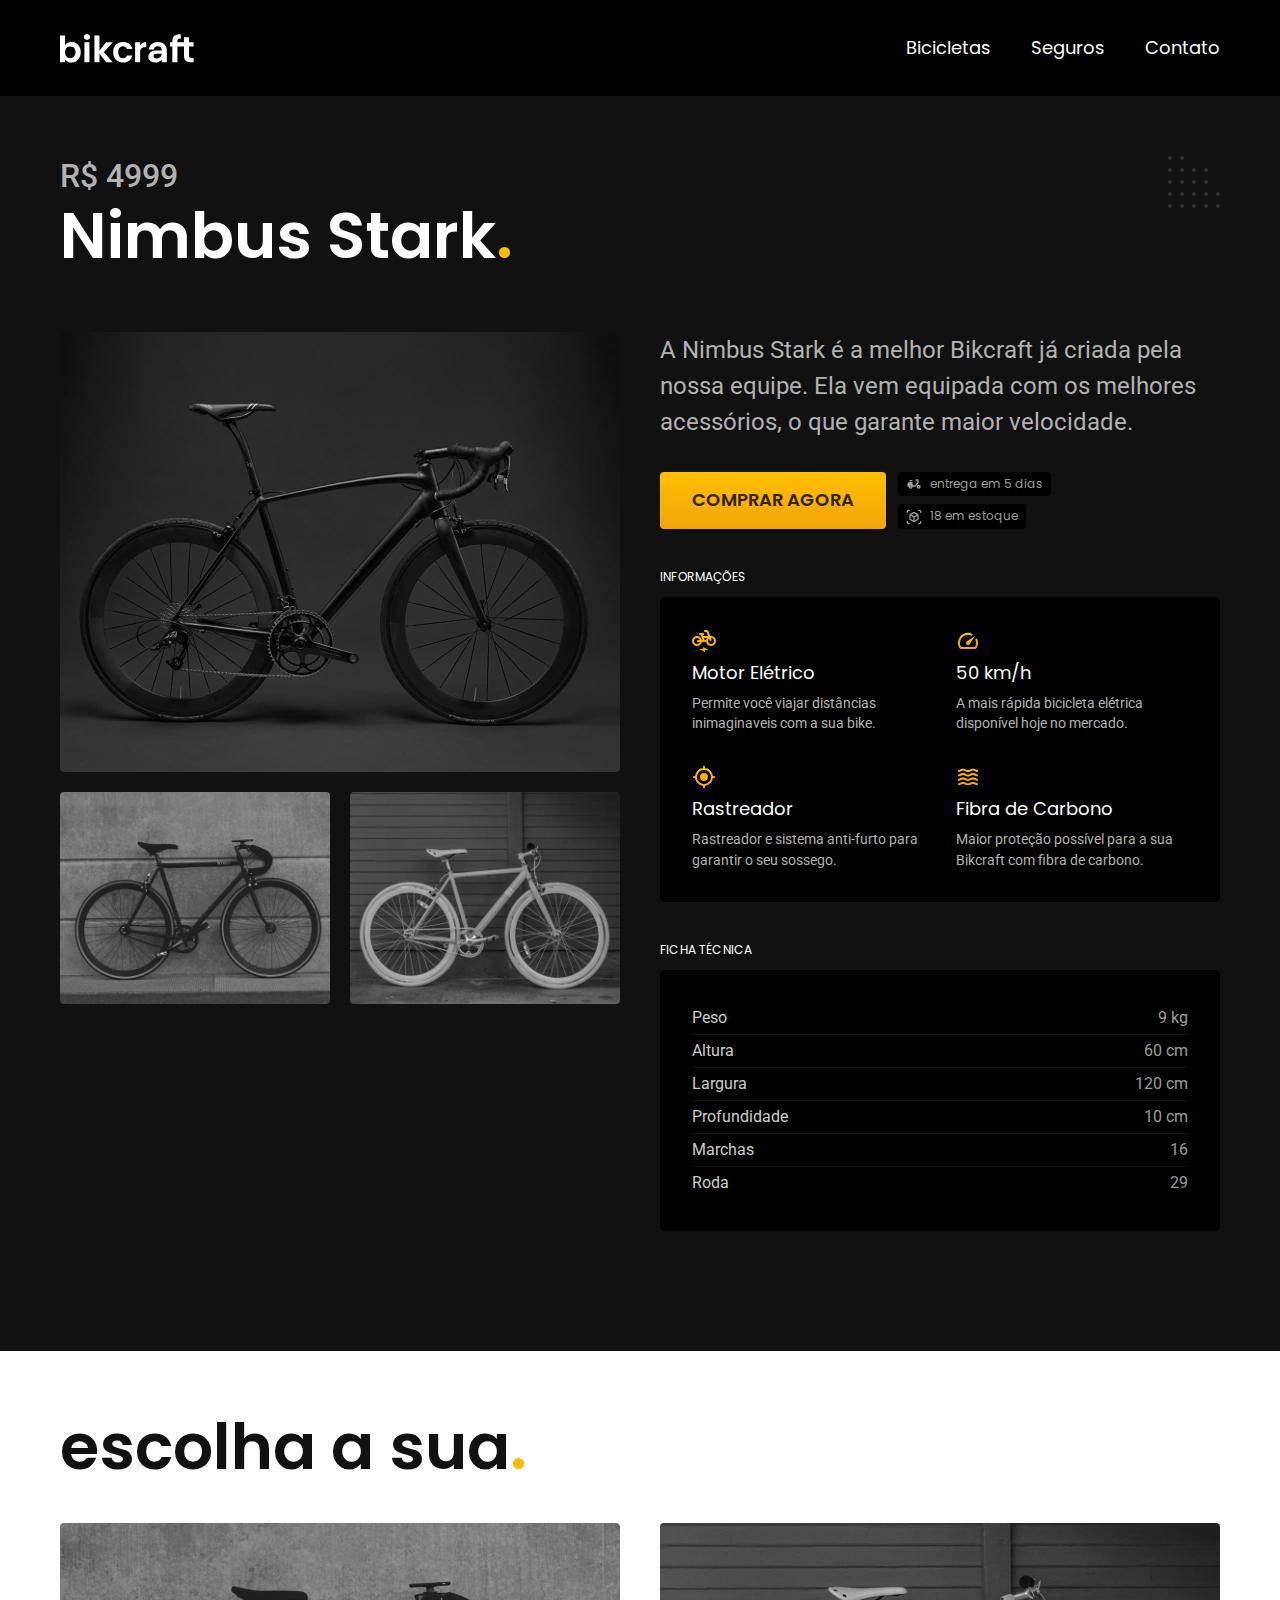
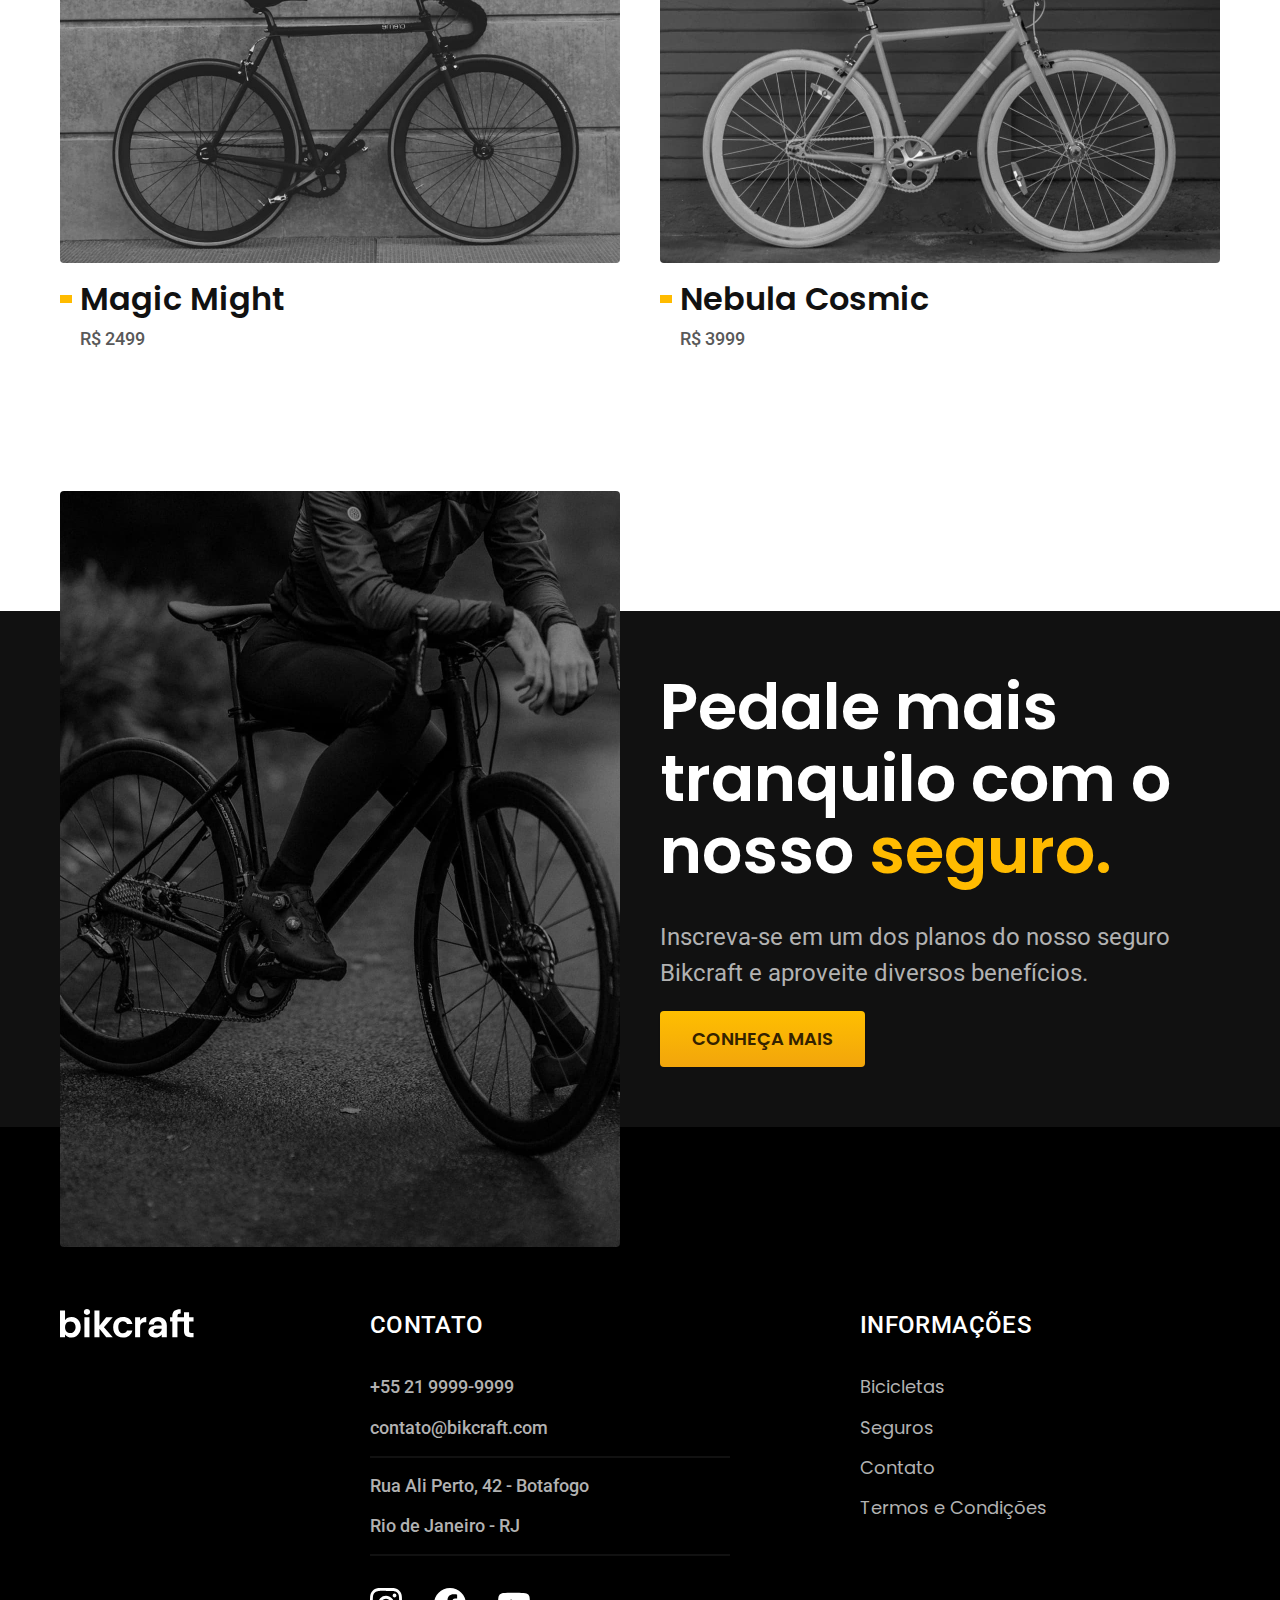
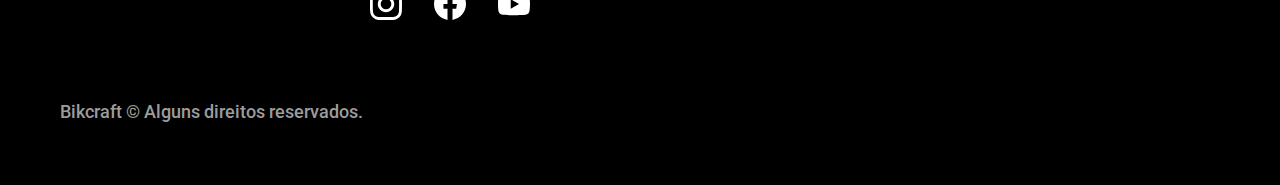
<file: bicicletas/nimbus.html>
<!DOCTYPE html>
<html lang="pt-br">

<head>
  <meta charset="UTF-8">
  <meta name="viewport" content="width=device-width, initial-scale=1.0">

  <title>Nimbus | Bikcraft</title>
  <meta name="description" content="Nimbus.">

  <link rel="preload" href="../css/style.min.css" as="style">
  <link rel="stylesheet" href="../css/style.min.css">
  <link rel="shortcut icon" href="../img/icones/eletrica.svg" type="image/svg+xml" sizes="32x32">
  <script>document.documentElement.classList.add('js')</script>
  <link rel="preconnect" href="https://fonts.googleapis.com">
  <link rel="preconnect" href="https://fonts.gstatic.com" crossorigin>
  <link href="https://fonts.googleapis.com/css2?family=Merriweather:ital,wght@1,900&family=Poppins:wght@400;600&family=Roboto:wght@400;500&display=swap" rel="stylesheet">
</head>

<body id="bicicleta">
  <header class="header-bg">
    <div class="header container">
      <a href="../">
        <img src="../img/bikcraft.svg" alt="Bikcraft">
      </a>

      <nav aria-label="primaria">
        <ul class="header-menu font-1-m cor-0">
          <li><a href="../bicicletas.html">Bicicletas</a></li>
          <li><a href="../seguros.html">Seguros</a></li>
          <li><a href="../contato.html">Contato</a></li>
        </ul>
      </nav>
    </div>
  </header>

  <main class="titulo-bg">
    <div>
      <div class="titulo container">
        <p class="font-2-xl cor-5">R$ 4999</p>
        <h1 class="font-1-xxl cor-0">Nimbus Stark<span class="cor-p1">.</span></h1>
      </div>
    </div>
    <div class="bicicleta container">
      <div class="bicicleta-imagens">
        <img src="../img/bicicleta/nimbus1.jpg" alt="">
        <img src="../img/bicicleta/nimbus2.jpg" alt="">
        <img src="../img/bicicleta/nimbus3.jpg" alt="">
      </div>
      <div class="bicicleta-conteudo">
        <p class="font-2-l cor-5">A Nimbus Stark é a melhor Bikcraft já criada pela nossa equipe. Ela vem equipada com os melhores acessórios, o que garante maior velocidade.</p>
        <div class="bicicleta-comprar">
          <a class="botao" href="../orcamento.html?tipo=bikcraft&produto=nimbus">Comprar Agora</a>
          <span class="font-1-xs cor-6"><img src="../img/icones/entrega.svg" alt=""> entrega em 5 dias</span>
          <span class="font-1-xs cor-6"><img src="../img/icones/estoque.svg" alt=""> 18 em estoque</span>
        </div>

        <h2 class="font-1-xs cor-0">Informações</h2>
        <ul class="bicicleta-informacoes">
          <li>
            <img src="../img/icones/eletrica.svg" alt="">
            <h3 class="font-1-m cor-0">Motor Elétrico</h3>
            <p class="font-2-xs cor-5">Permite você viajar distâncias inimaginaveis com a sua bike.</p>
          </li>
          <li>
            <img src="../img/icones/velocidade.svg" alt="">
            <h3 class="font-1-m cor-0">50 km/h</h3>
            <p class="font-2-xs cor-5">A mais rápida bicicleta elétrica disponível hoje no mercado.</p>
          </li>
          <li>
            <img src="../img/icones/rastreador.svg" alt="">
            <h3 class="font-1-m cor-0">Rastreador</h3>
            <p class="font-2-xs cor-5">Rastreador e sistema anti-furto para garantir o seu sossego.</p>
          </li>
          <li>
            <img src="../img/icones/carbono.svg" alt="">
            <h3 class="font-1-m cor-0">Fibra de Carbono</h3>
            <p class="font-2-xs cor-5">Maior proteção possível para a sua Bikcraft com fibra de carbono.</p>
          </li>
        </ul>
        <h2 class="font-1-xs cor-0">Ficha Técnica</h2>
        <ul class="bicicleta-ficha font-2-s cor-4">
          <li>Peso <span>9 kg</span></li>
          <li>Altura <span>60 cm</span></li>
          <li>Largura <span>120 cm</span></li>
          <li>Profundidade <span>10 cm</span></li>
          <li>Marchas <span>16</span></li>
          <li>Roda <span>29</span></li>
        </ul>
      </div>
    </div>
  </main>

  <article class="bicicletas-lista container">
    <h2 class="font-1-xxl">escolha a sua<span class="cor-p1">.</span></h2>

    <ul>
      <li>
        <a href="./magic.html">
          <img src="../img/bicicletas/magic.jpg" alt="Bicicleta preta">
          <h3 class="font-1-xl">Magic Might</h3>
          <span class="font-2-m cor-8">R$ 2499</span>
        </a>
      </li>
      <li>
        <a href="./nebula.html">
          <img src="../img/bicicletas/nebula.jpg" alt="Bicicleta preta">
          <h3 class="font-1-xl">Nebula Cosmic</h3>
          <span class="font-2-m cor-8">R$ 3999</span>
        </a>
      </li>
    </ul>
  </article>

  <article class="seguro-bg">
    <div class="seguro container">
      <div class="seguro-imagem">
        <img src="../img/fotos/seguros.jpg" alt="Pessoa parada em cima de uma bicicleta.">
      </div>
      <div class="seguro-conteudo">
        <h2 class="font-1-xxl cor-0">Pedale mais tranquilo com o nosso <span class="cor-p1">seguro.</span></h2>
        <p class="font-2-l cor-5">Inscreva-se em um dos planos do nosso seguro Bikcraft e aproveite diversos benefícios.</p>
        <a class="botao" href="../seguros.html">Conheça Mais</a>
      </div>
    </div>
  </article>

  <footer class="footer-bg">
    <div class="footer container">
      <img src="../img/bikcraft.svg" alt="Bikcraft">
      <div class="footer-contato">
        <h3 class="font-2-l-b cor-0">Contato</h3>
        <ul class="font-2-m cor-5">
          <li><a href="tel:+552199999999">+55 21 9999-9999</a></li>
          <li><a href="mailto:contato@bikcraft.com">contato@bikcraft.com</a></li>
          <li>Rua Ali Perto, 42 - Botafogo</li>
          <li>Rio de Janeiro - RJ</li>
        </ul>
        <div class="footer-redes">
          <a href="../">
            <img src="../img/redes/instagram.svg" alt="Instagram">
          </a>
          <a href="../">
            <img src="../img/redes/facebook.svg" alt="Facebook">
          </a>
          <a href="../">
            <img src="../img/redes/youtube.svg" alt="Youtube">
          </a>
        </div>
      </div>
      <div class="footer-informacoes">
        <h3 class="font-2-l-b cor-0">Informações</h3>
        <nav>
          <ul class="font-1-m cor-5">
            <li><a href="../bicicletas.html">Bicicletas</a></li>
            <li><a href="../seguros.html">Seguros</a></li>
            <li><a href="../contato.html">Contato</a></li>
            <li><a href="../termos.html">Termos e Condições</a></li>
          </ul>
        </nav>
      </div>
      <p class="footer-copy font-2-m cor-6">Bikcraft © Alguns direitos reservados.</p>
    </div>
  </footer>
  <script src="../js/script.js"></script>
</body>
</html>
</file>
<file: css/style.min.css>
body{margin:0;font-family:Arial,Helvetica,sans-serif;color:#111}blockquote,dd,h1,h2,h3,h4,p,ul{margin:0}ul{padding:0;list-style:none}a{text-decoration:none;color:inherit}img{max-width:100%;height:auto;display:block}img[src$=".jpg"]{border-radius:4px}.font-1-xs{font:400 0.75rem/1.35 Poppins,sans-serif}.font-2-xs{font:400 0.875rem/1.43 Roboto,sans-serif}.font-1-s{font:400 1rem/1.5 Poppins,sans-serif}.font-2-s{font:400 1rem/1.5 Roboto,sans-serif}.font-1-m,.font-1-m-b{font:400 1.125rem/1.35 Poppins,sans-serif}.font-1-m-b{font-weight:600}.font-2-m{font:500 1.125rem/1.35 Roboto,sans-serif}.font-1-l{font:400 1.5rem/1.5 Poppins,sans-serif}.font-2-l,.font-2-l-b{font:400 1.5rem/1.5 Roboto,sans-serif}.font-2-l-b{font-weight:500;letter-spacing:.015em;text-transform:uppercase}.font-1-xl{font:600 2rem/1.25 Poppins,sans-serif}.font-2-xl{font:500 2rem/1.25 Roboto,sans-serif}.font-1-xxl{font:600 4rem/1.125 Poppins,sans-serif}@media (max-width:1200px){.font-1-xxl{font-size:3rem}.font-2-l,.font-2-l-b{font-size:1.125rem}}@media (max-width:800px){.font-1-xxl{font-size:2rem}.font-1-xl,.font-2-xl{font-size:1.5rem}}:root{--cor-0:#ffffff;--cor-1:#f7f7f7;--cor-2:#ededed;--cor-3:#dedede;--cor-4:#cccccc;--cor-5:#b2b2b2;--cor-6:#9c9c9c;--cor-7:#717171;--cor-8:#595959;--cor-9:#404040;--cor-10:#2e2e2e;--cor-11:#111111;--cor-12:#000000;--cor-p1:#ffbb00;--cor-p2:#e4a30b;--cor-p3:#a66f00;--cor-p4:#664400;--cor-p5:#332200}.cor-0{color:var(--cor-0)}.cor-1{color:var(--cor-1)}.cor-2{color:var(--cor-2)}.cor-3{color:var(--cor-3)}.cor-4{color:var(--cor-4)}.cor-5{color:var(--cor-5)}.cor-6{color:var(--cor-6)}.cor-7{color:var(--cor-7)}.cor-8{color:var(--cor-8)}.cor-9{color:var(--cor-9)}.cor-10{color:var(--cor-10)}.cor-11{color:var(--cor-11)}.cor-12{color:var(--cor-12)}.cor-p1{color:var(--cor-p1)}.cor-p2{color:var(--cor-p2)}.cor-p3{color:var(--cor-p3)}.cor-p4{color:var(--cor-p4)}.cor-p5{color:var(--cor-p5)}.js .fadeInDown{transform:translate3d(0,-20px,0)}.js .fadeInUp{transform:translate3d(0,20px,0)}.js .fadeInRight{transform:translate3d(20px,0,0)}.js .fadeInLeft{transform:translate3d(-20px,0,0)}.js [data-anime]{opacity:0}.js .anime{opacity:1;transform:none;transition:transform .8s,opacity .8s}.header-bg{background-color:var(--cor-12)}.header{display:flex;flex-wrap:wrap;gap:20px;justify-content:space-between;align-items:center;padding-top:20px;padding-bottom:20px}.header-menu{display:flex;flex-wrap:wrap;gap:40px}.header-menu a{display:inline-block;padding:16px 0;position:relative}.header-menu a:after{content:"";display:block;height:2px;width:0;background:var(--cor-0);margin-top:4px;transition:.3s;position:absolute}.header-menu a.ativo::after,.header-menu a:hover:after{width:100%}@media (max-width:800px){.header-menu{gap:20px}.header-menu a{background:var(--cor-11);padding:12px 16px;border-radius:4px}.header-menu a:hover{background-color:var(--cor-10)}.header a:after{display:none}}@media (max-width:600px){.header-menu{gap:12px}.header-menu a{padding:8px 12px;font-size:14px}}.footer-bg{background-color:var(--cor-12)}.footer{display:grid;grid-template-columns:3fr 5fr 4fr;gap:40px;padding-top:60px;padding-bottom:60px}.footer h3{margin-bottom:32px}.footer-contato ul{margin-bottom:32px}.footer-contato li:nth-child(2n):after{content:"";display:block;max-width:360px;height:2px;background:var(--cor-11);margin-top:16px}.footer li{margin-bottom:16px}.footer-redes{display:flex;gap:32px}.footer a:hover{color:var(--cor-0)}.footer-copy{grid-column:1/-1;margin-top:40px}@media (max-width:800px){.footer>img{display:none}.footer{grid-template-columns:1fr 1fr}}@media (max-width:600px){.footer{grid-template-columns:1fr;gap:60px}.footer-copy{margin-top:0}}.container{box-sizing:border-box;max-width:1200px;padding-left:20px;padding-right:20px;margin-left:auto;margin-right:auto}.botao{display:inline-block;padding:16px 32px;background:linear-gradient(#ffbf00,#f2a50c);border-radius:4px;box-shadow:0 1px 2px rgba(0,0,0,.1);text-transform:uppercase;color:var(--cor-p5);font:600 1.125rem/1.35 Poppins,sans-serif;max-width:max-content;border:none;cursor:pointer}.botao:hover{background:linear-gradient(#ffb60d,#e59317)}.botao.secundario{background:var(--cor-10);color:var(--cor-2)}.botao.secundario:hover{background:var(--cor-9)}.botao.seta{display:flex;align-items:center}.botao.seta::after{content:"";display:inline-block;width:18px;height:10px;margin-left:12px;background:url("../img/icones/seta.svg");transition:transform .2s}.botao.seta:hover::after{transform:translateX(4px)}@media (max-width:600px){.botao{padding:12px 16px;font-size:1rem}}.link{display:inline-block;color:var(--cor-p1);font:500 1.5rem/1.5 Poppins,sans-serif;text-transform:uppercase}.link::after{content:"";display:block;width:100%;height:4px;background-color:currentColor}.link:hover{color:var(--cor-0)}.titulo-bg{padding-top:60px;padding-bottom:60px;background-color:var(--cor-11)}.titulo{background:url("../img/dec/top-right.svg") no-repeat top right 20px}.titulo p{margin-bottom:4px}@media (max-width:800px){.titulo-bg{padding-top:40px;padding-bottom:40px}.titulo p{font-size:1rem;text-transform:lowercase;font-weight:400}}.form{display:grid;grid-template-columns:1fr 1fr;gap:20px}.form label{display:block;font:400 1rem/1.5 Poppins,sans-serif;margin-bottom:4px}.form .col-2{grid-column:span 2}.form input[type=email],.form input[type=text],.form textarea{font:400 1rem/1.5 Roboto,sans-serif;background:var(--cor-1);border:1px solid var(--cor-2);padding:12px;border-radius:4px;width:100%;box-sizing:border-box}.form input[type=email]:focus,.form input[type=text]:focus,.form textarea:focus{outline:0;border-color:var(--cor-p1);background:var(--cor-0);box-shadow:0 0 0 2px #fea}@media (max-width:600px){.form{grid-template-columns:1fr}.form .col-2{grid-column:1}}.introducao-bg{background:var(--cor-12) url("../img/dec/bottom-left.svg") no-repeat bottom 160px left 20px;box-shadow:inset 0 -120px var(--cor-0)}.introducao{display:grid;grid-template-columns:1fr 1fr;gap:0 40px}.introducao-conteudo{align-self:end;padding-bottom:200px}.introducao img{width:100%;height:100%;object-fit:cover;border-radius:4px}.introducao h1{margin-bottom:32px}.introducao p{margin-bottom:20px}@media (max-width:800px){.introducao-bg{background:var(--cor-11);padding-top:40px;box-shadow:inset 0 -60px #fff}.introducao{grid-template-columns:1fr;gap:32px}.introducao-conteudo{padding-bottom:0}.introducao h1{margin-bottom:16px}.introducao img{height:300px;width:100%}}.tecnologia-bg{background-color:var(--cor-11);box-shadow:inset 0 80px var(--cor-0),inset 0 -80px var(--cor-0)}.tecnologia{display:grid;grid-template-columns:1fr 1fr;gap:40px}.tecnologia-imagem img{width:100%;height:100%;object-fit:cover;object-position:left}.tecnologia-conteudo{padding-top:160px;padding-bottom:160px}.tecnologia-conteudo>span{display:block;margin-bottom:20px}.tecnologia-conteudo h2{margin-bottom:32px}.tecnologia-conteudo>p{margin-bottom:20px}.tecnologia a{margin-bottom:80px}.tecnologia-vantagens{display:flex;gap:40px}.tecnologia-vantagens h3{margin-bottom:8px;width:max-content}.tecnologia-vantagens img{width:24px;margin-bottom:8px}@media (max-width:800px){.tecnologia-bg{box-shadow:initial}.tecnologia{grid-template-columns:1fr}.tecnologia-conteudo{padding-top:60px;padding-bottom:60px}.tecnologia-imagem{display:none}.tecnologia a{margin-bottom:60px}}@media (max-width:600px){.tecnologia-vantagens{flex-direction:column}}.parceiros{padding-top:60px;padding-bottom:120px}.parceiros h2{margin-bottom:60px}.parceiros ul{padding:0 20px;max-width:1400px;display:grid;grid-template-columns:repeat(4,1fr);margin:0 auto}.parceiros li{display:flex;padding:32px;border-left:2px solid var(--cor-2)}.parceiros img{margin:auto}.parceiros li:first-child,.parceiros li:nth-child(5){border-left:none}.parceiros li:nth-child(n+5){border-top:2px solid var(--cor-2)}@media (max-width:800px){.parceiros{padding-bottom:60px}.parceiros h2{margin-bottom:20px}.parceiros ul{grid-template-columns:repeat(2,1fr)}.parceiros li:nth-child(n+3){border-top:2px solid var(--cor-2)}.parceiros li:nth-child(odd){border-left:none}}.depoimento{display:grid;grid-template-columns:1fr 1fr;background-color:var(--cor-p1);overflow:hidden}.depoimento img{width:100%;height:100%;object-fit:cover;border-radius:0}.depoimento-conteudo{padding:40px 40px 80px 80px;align-self:end;background:url("../img/dec/bottom-right-p.svg") no-repeat bottom 40px right 40px}.depoimento-conteudo p{max-width:32ch;font-family:Merriweather,serif;font-style:italic;font-weight:900;margin-bottom:32px;position:relative}.depoimento p::after,.depoimento p::before{font-size:5rem;color:var(--cor-p2);position:absolute}.depoimento p::before{content:"“";left:-50px;top:-20px}.depoimento p::after{content:"”"}@media (min-width:1200px){.depoimento img{max-height:520px}}@media (max-width:800px){.depoimento{grid-template-columns:1fr;text-align:center}.depoimento img{max-height:200px}.depoimento-conteudo{padding:40px 20px;margin:auto}}.bicicletas-lista{padding-top:60px;padding-bottom:120px}.bicicletas-lista h2{margin-bottom:40px}.bicicletas-lista ul{display:flex;gap:40px;padding:0 20px 20px 20px;max-width:1400px;margin-left:auto;margin-right:auto;overflow-x:auto}#bicicleta .bicicletas-lista ul{padding:0 0 20px 0}.bicicletas-lista li{flex:1;min-width:280px}.bicicletas-lista a{display:block}.bicicletas-lista img{margin-bottom:16px}.bicicletas-lista h3{margin-bottom:8px;display:flex;align-items:center}.bicicletas-lista h3::before{content:"";display:inline-block;height:8px;width:12px;margin-right:8px;background-color:var(--cor-p1);transition:width .2s}.bicicletas-lista a:hover h3::before{width:24px}.bicicletas-lista li span{padding-left:20px}@media (max-width:800px){.bicicletas-lista{padding-bottom:60px}.bicicletas-lista ul{gap:20px}}.bicicletas-bg{background:linear-gradient(to right,var(--cor-0) 30%,var(--cor-11) 0)}.bicicletas{display:grid;grid-template-columns:1fr 1fr;gap:40px;padding-top:60px;padding-bottom:60px;background:url("../img/dec/top-right.svg") no-repeat top 40px right 20px}.bicicletas-imagem{display:grid}.bicicletas-imagem img{grid-area:1/1}.bicicletas-imagem span{grid-area:1/1;place-self:start end;margin-top:20px;background:var(--cor-12);display:inline-block;padding:8px 16px 8px 8px;border-radius:4px 0 0 4px}.bicicletas-conteudo{display:grid;grid-template-columns:1fr auto;align-content:start}.bicicletas h2,.bicicletas p{grid-column:1/-1}.bicicletas h2{margin-bottom:20px}.bicicletas h2::before{content:"";display:block;width:12px;height:8px;background-color:var(--cor-p1);margin-bottom:8px}.bicicletas p{margin-bottom:32px}.bicicletas a{place-self:end}.bicicletas li{display:flex;align-items:center}.bicicletas ul{display:grid;gap:16px}.bicicletas-conteudo img{width:24px;margin-right:8px}@media (max-width:800px){.bicicletas-bg{background:var(--cor-11)}.bicicletas{grid-template-columns:1fr;gap:20px;padding-top:40px;padding-bottom:40px}}@media (max-width:600px){.bicicletas-conteudo{grid-template-columns:1fr}.bicicletas ul{font-size:1rem;grid-template-columns:1fr 1fr;margin-bottom:32px}.bicicletas a{place-self:start}}.bicicleta{display:grid;grid-template-columns:1fr 1fr;align-items:start;gap:40px;padding-top:60px;padding-bottom:60px}#bicicleta .titulo p{text-transform:uppercase}.bicicleta-imagens{display:flex;flex-wrap:wrap;gap:20px}.bicicleta-imagens img{flex:1;min-width:200px}.bicicleta-imagens img:first-child{min-width:100%}.bicicleta-conteudo>p{margin-bottom:32px}.bicicleta-comprar{display:grid;grid-template-columns:max-content auto;align-items:center;justify-items:start;gap:8px 12px;margin-bottom:40px}.bicicleta-comprar a{grid-row:span 2}.bicicleta-comprar span{display:flex;align-items:center;background-color:var(--cor-12);gap:8px;padding:4px 8px;border-radius:4px}.bicicleta-conteudo h2{text-transform:uppercase;letter-spacing:.015em;margin-bottom:12px}.bicicleta-ficha,.bicicleta-informacoes{padding:32px;background-color:var(--cor-12);border-radius:4px}.bicicleta-informacoes{margin-bottom:40px;display:grid;grid-template-columns:1fr 1fr;gap:32px}.bicicleta-informacoes img{width:24px;margin-bottom:8px}.bicicleta-informacoes h3{margin-bottom:8px}.bicicleta-ficha li{padding:4px 0;display:flex;justify-content:space-between;border-bottom:1px solid var(--cor-11)}.bicicleta-ficha li:last-child{border-bottom:none}.bicicleta-ficha span{color:var(--cor-6)}@media (max-width:800px){.bicicleta{grid-template-columns:1fr;padding-top:40px;padding-bottom:40px}.bicicleta-imagens{grid-row:2}}@media (max-width:400px){.bicicleta-informacoes{grid-template-columns:1fr}.bicicleta-comprar{grid-template-columns:1fr}}.seguro-bg{background-color:var(--cor-11);box-shadow:inset 0 120px var(--cor-0),inset 0 -120px var(--cor-12)}.seguro{display:grid;grid-template-columns:1fr 1fr;gap:40px}.seguro-imagem img{width:100%;height:100%;object-fit:cover}.seguro-conteudo{padding-top:180px;padding-bottom:180px}.seguro h2{margin-bottom:32px}.seguro p{margin-bottom:20px}@media (max-width:800px){.seguro-bg{box-shadow:inset 0 -60px var(--cor-12)}.seguro{grid-template-columns:1fr}.seguro-conteudo{grid-row:1;padding-top:40px;padding-bottom:0}}.seguros-bg{background:var(--cor-11)}.seguros{padding-top:60px;padding-bottom:60px;display:grid;grid-template-columns:1fr 1fr;gap:40px;align-items:center}#seguros .seguros{padding-top:0}.seguros h2{grid-column:1/-1}.seguros-item{background-color:var(--cor-12);padding:32px 32px 32px 60px;display:grid;grid-template-columns:1fr auto;border-radius:4px}.seguros-item h3{margin-bottom:40px}.seguros-item span{grid-column:2;display:block;text-align:right}.seguros-item ul{grid-column:1/-1;margin-bottom:32px}.seguros-item li{display:flex;align-items:center;position:relative}.seguros-item li+li{margin-top:20px}.seguros-item li::before{content:"";display:inline-block;width:13px;height:9px;background-image:url("../img/icones/lista.svg");position:absolute;left:-21px}.seguros-item a{grid-column:1/-1}@media (max-width:800px){.seguros{grid-template-columns:1fr}}.vantagens-bg{background-color:var(--cor-12)}.vantagens{padding-top:120px;padding-bottom:120px}.vantagens h2{margin-bottom:60px}.vantagens ul{display:grid;grid-template-columns:repeat(auto-fit,minmax(280px,max-content));gap:40px 80px}.vantagens h3,.vantagens img{margin-bottom:8px}@media (max-width:800px){.vantagens{padding-top:60px;padding-bottom:60px}.vantagens h2{margin-bottom:40px}.vantagens ul{gap:20px}}.perguntas{padding-top:120px;padding-bottom:120px}.perguntas h2{margin-bottom:60px}.perguntas dl>div{padding:20px;border-radius:4px}.perguntas dl>div:nth-child(odd){background-color:var(--cor-1)}.perguntas button{display:grid;grid-template-columns:auto 1fr auto;align-items:center;gap:8px;cursor:pointer;border:none;background:0 0;width:100%;text-align:left}.perguntas button::before{content:"";display:inline-block;width:12px;height:8px;background-color:var(--cor-p1)}.perguntas button::after{content:"";display:inline-block;width:14px;height:6px;background:url("../img/icones/seta-abrir.svg");transition:.3s}.perguntas button:hover::after,.perguntas button[aria-expanded=true]::after{transform:rotate(180deg)}.js .perguntas dd{display:none}.js .perguntas dd.ativa{display:block}.perguntas dd{padding-left:20px;padding-top:16px;max-width:80ch}@media (max-width:800px){.perguntas{padding-top:60px;padding-bottom:60px}.perguntas h2{margin-bottom:40px}}#contato{background:linear-gradient(var(--cor-11) 600px,var(--cor-1) 0)}.contato{display:grid;grid-template-columns:5fr 7fr}.contato-dados,.contato-formulario{padding:60px;box-shadow:0 1px 2px rgba(0,0,0,.1)}.contato-dados{border-radius:5px 0 0 5px;background:var(--cor-12) url("../img/dec/bottom-left.svg") no-repeat bottom 20px left 20px}.contato-formulario{border-radius:0 5px 5px 0;background:var(--cor-0) url("../img/dec/bottom-right.svg") no-repeat bottom 20px right 20px}.contato-dados h2{margin-bottom:60px}.contato-endereco{margin-bottom:32px;padding-left:28px;background:url("../img/icones/local.svg") no-repeat 0 2px}.contato-endereco p{margin-bottom:8px}.contato-meios a{display:block;max-width:max-content;margin-bottom:8px;padding-left:28px}.contato-meios a:hover{color:var(--cor-0)}.contato-meios a:first-child{background:url("../img/icones/email.svg") no-repeat 0 2px}.contato-meios a:nth-child(2){margin-bottom:32px}.contato-meios a:nth-child(3){background:url("../img/icones/telefone.svg") no-repeat 0 2px;margin-bottom:60px}.contato-redes{display:flex;gap:32px;padding-left:28px}@media (max-width:800px){.contato{grid-template-columns:1fr}.contato-dados,.contato-formulario{padding:20px}.contato-dados{border-radius:5px 5px 0 0;background:var(--cor-12)}.contato-formulario{border-radius:0 0 5px 5px}.contato-dados h2,.contato-meios a:nth-child(3){margin-bottom:32px}.contato-redes{margin-bottom:12px}}.lojas{display:grid;grid-template-columns:1fr 1fr;gap:0 40px;padding-top:120px;padding-bottom:120px}.lojas h2{grid-column:1/-1;margin-bottom:60px}.lojas img{border-radius:4px 4px 0 0}.lojas-item{border-radius:4px;background:var(--cor-0);box-shadow:0 1px 2px rgba(0,0,0,.1)}.lojas-conteudo{display:grid;grid-template-columns:1fr 1fr;gap:32px 16px;padding:32px}.lojas-conteudo h3,.lojas-tempo{grid-column:1/-1}.lojas-dados{display:grid;gap:8px;border-left:2px solid var(--cor-2);padding-left:12px}.lojas-tempo{display:flex;align-items:center;gap:8px}@media (max-width:800px){.lojas{gap:20px;padding-top:60px;padding-bottom:60px}.lojas h2{margin-bottom:32px}.lojas-conteudo{grid-template-columns:1fr}}@media (max-width:600px){.lojas{grid-template-columns:1fr}}#orcamento{background:linear-gradient(var(--cor-11) 600px,var(--cor-1) 0)}.orcamento{display:grid;grid-template-columns:5fr 7fr;padding-bottom:120px}.orcamento h2{text-transform:uppercase;position:relative;display:flex;align-items:center}.orcamento h2::before{content:"";display:inline-block;width:4px;height:8px;background-color:var(--cor-p1);position:absolute;left:-12px}.orcamento-dados,.orcamento-produto{padding:60px;box-shadow:0 1px 2px rgba(0,0,0,.1)}.orcamento-produto{border-radius:5px 0 0 5px;background:var(--cor-12) url("../img/dec/bottom-left.svg") no-repeat bottom 20px left 20px;display:grid;grid-template-columns:1fr 1fr;gap:20px;align-content:start}.orcamento-produto>*{grid-column:1/-1}.orcamento-produto>label{grid-column:initial}.orcamento-produto label{font:400 1rem/1.5 Poppins,sans-serif;color:var(--cor-4);background-color:var(--cor-10);padding:12px 16px;border-radius:4px;cursor:pointer;display:grid;grid-template-columns:auto 1fr auto;align-items:center;border:1px solid var(--cor-10)}.orcamento-produto input:checked+label{background:var(--cor-0);color:var(--cor-11)}.orcamento-produto label::before{content:"";display:inline-block;box-sizing:border-box;width:12px;height:12px;border:1px solid var(--cor-6);border-radius:50%;margin-right:8px}.orcamento-produto input:checked+label::before{border-color:var(--cor-7);box-shadow:inset 0 0 0 3px var(--cor-0),inset 0 0 0 6px var(--cor-7)}.orcamento-produto label:hover{background-color:var(--cor-9);border-color:var(--cor-9)}.orcamento-produto input:focus+label{box-shadow:0 0 0 2px var(--cor-p1);border-color:var(--cor-12)}.orcamento-produto label span{display:none}.orcamento-produto input:checked+label span{display:inline-block}.orcamento-produto input{opacity:0;position:absolute;pointer-events:none}.orcamento-dados{border-radius:0 5px 5px 0;background:var(--cor-0) url("../img/dec/bottom-right.svg") no-repeat bottom 20px right 20px}.orcamento-conteudo{display:none}.orcamento-conteudo h2,.orcamento-dados h2:nth-of-type(n+2){margin-top:20px}#bikcraft:checked~#orcamento-bikcraft,#seguro:checked~#orcamento-seguro{display:grid;gap:20px}.orcamento-detalhes{display:none;background:var(--cor-0);padding:20px;grid-template-columns:1fr 1fr;border-radius:4px;align-items:center}.orcamento-detalhes li{display:flex;align-items:center;margin-bottom:8px}.orcamento-detalhes li img{width:16px;margin-right:8px}.orcamento-produto input:checked+label+.orcamento-detalhes{display:grid}@media (max-width:1200px){.orcamento-dados,.orcamento-produto{padding:32px}}@media (max-width:800px){.orcamento{grid-template-columns:1fr}.orcamento-produto{border-radius:5px 5px 0 0;background:var(--cor-12)}.orcamento-dados{border-radius:0 0 5px 5px}}@media (max-width:400px){.orcamento-produto{grid-template-columns:1fr}}.termos{padding-top:80px;padding-bottom:80px}.termos h2{font-weight:600;margin-bottom:20px}.termos p+h2{margin-top:40px}.termos p{max-width:75ch;margin-bottom:24px}
</file>
